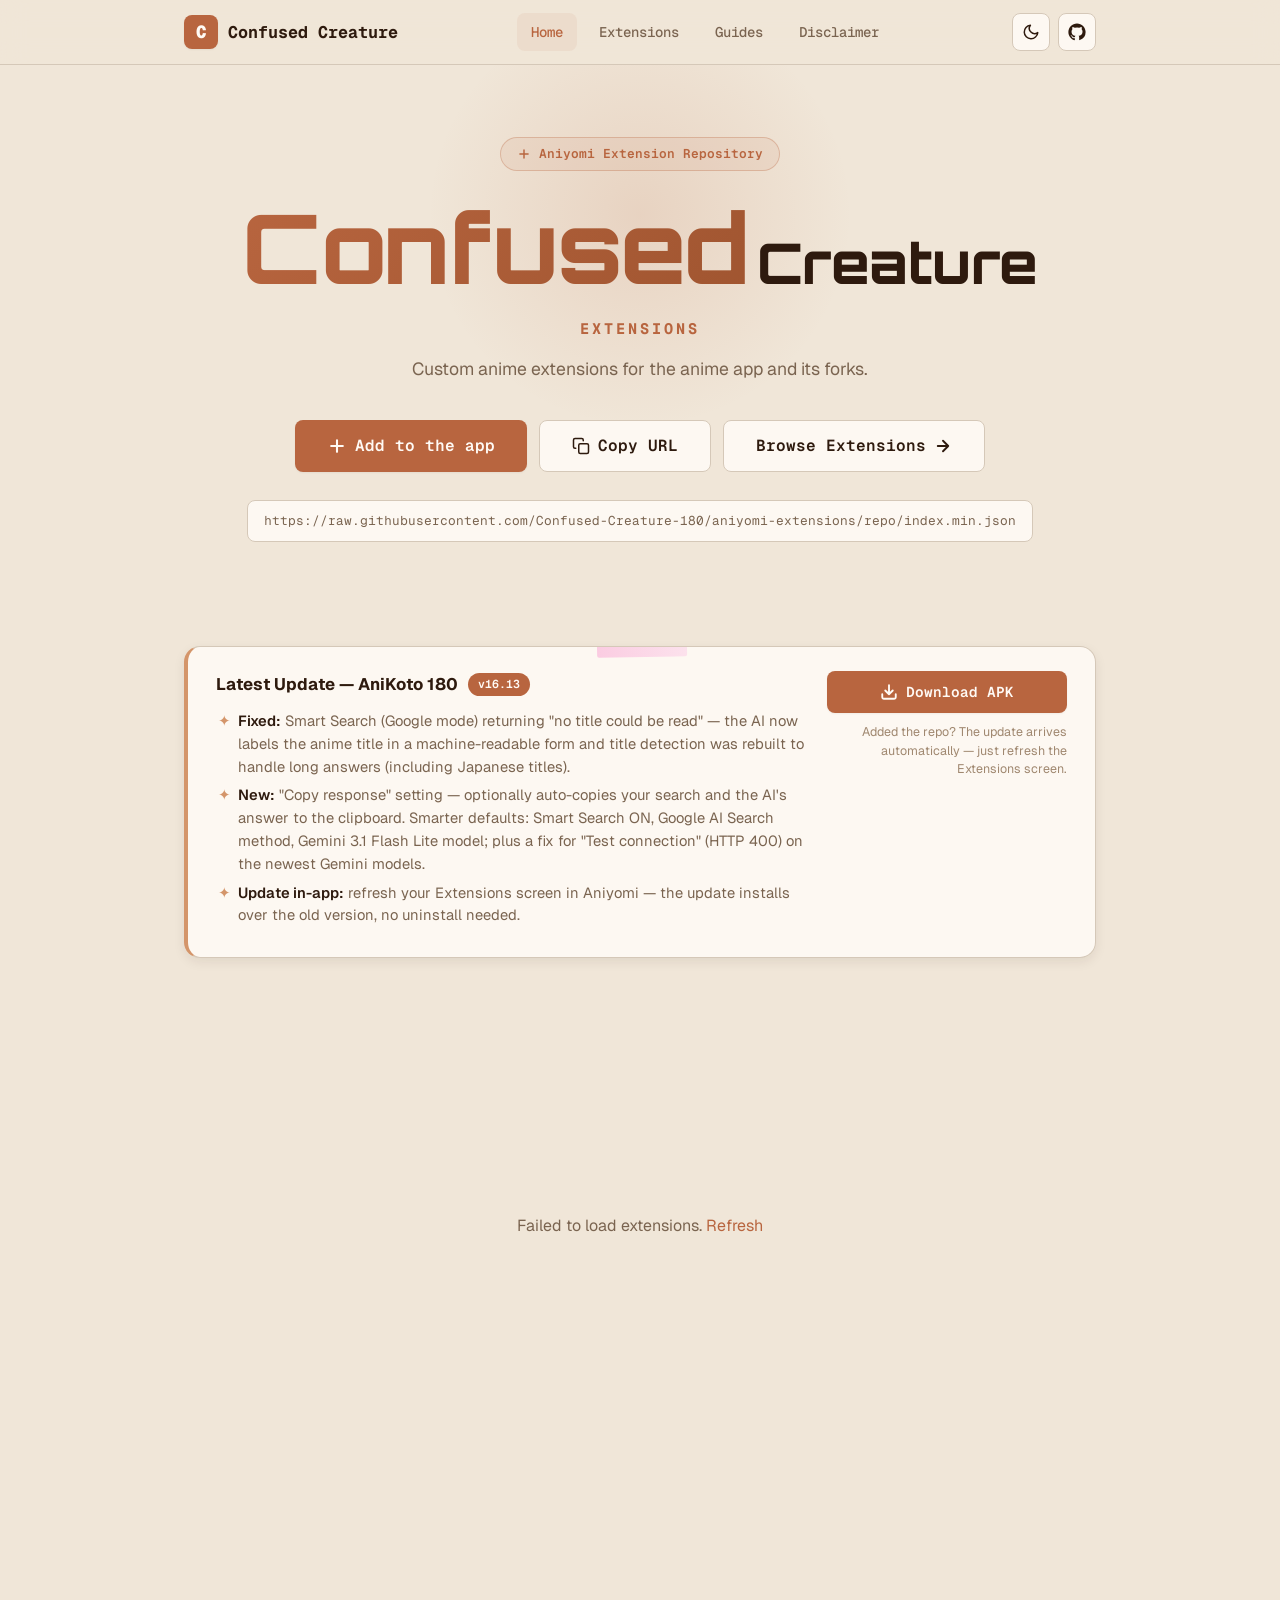
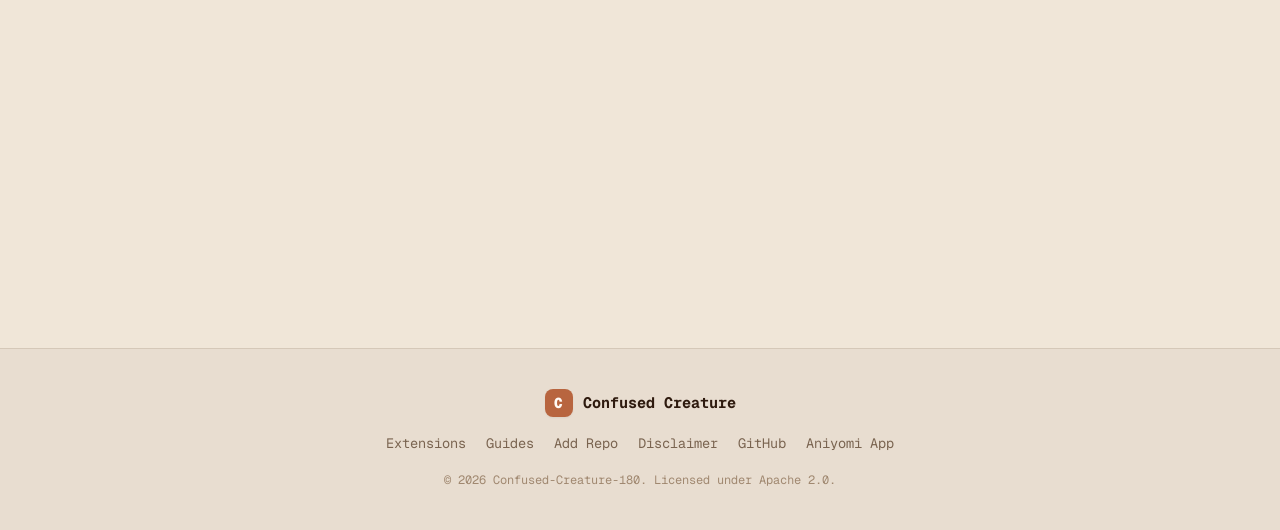
<file: docs/index.html>
<!DOCTYPE html>
<html lang="en" class="light">
<head>
  <meta charset="UTF-8">
  <meta name="viewport" content="width=device-width, initial-scale=1.0">
  <title>Confused Creature — Aniyomi Extensions</title>
  <meta name="description" content="Custom anime extensions for the Aniyomi app. Add the repo and install extensions directly.">
  <link rel="icon" type="image/svg+xml" href="data:image/svg+xml,%3Csvg xmlns='http://www.w3.org/2000/svg' viewBox='0 0 100 100'%3E%3Crect width='100' height='100' rx='22' fill='%23b8653f'/%3E%3Ctext x='50' y='68' font-size='52' font-weight='bold' fill='white' text-anchor='middle' font-family='monospace'%3EC%3C/text%3E%3C/svg%3E">
  <script>
    (function(){
      try {
        var d = document.documentElement;
        var s = localStorage.getItem('theme');
        var m = window.matchMedia('(prefers-color-scheme: dark)').matches;
        var t = s || (m ? 'dark' : 'light');
        d.className = t;
        d.style.colorScheme = t;
      } catch(e) { d.className = 'light'; }
    })();
  </script>
  <link rel="preconnect" href="https://fonts.googleapis.com">
  <link rel="preconnect" href="https://fonts.gstatic.com" crossorigin>
  <link href="https://fonts.googleapis.com/css2?family=Caveat:wght@400;700&family=Geist+Mono:wght@400;500;600;700&family=Geist:wght@400;500;600;700&family=Orbitron:wght@700;800;900&display=swap" rel="stylesheet">
  <link rel="stylesheet" href="./css/style.css">
</head>
<body>
  <header class="site-header">
    <div class="container header-inner">
      <a href="./index.html" class="brand">
        <span class="brand-icon">C</span>
        <span>Confused Creature</span>
      </a>
      <div class="nav-links">
        <a href="./index.html" class="active">Home</a>
        <a href="./extensions.html">Extensions</a>
        <a href="./guides.html">Guides</a>
        <a href="./disclaimer.html">Disclaimer</a>
      </div>
      <div class="nav-actions">
        <button class="icon-btn theme-toggle" aria-label="Toggle theme">
          <svg class="sun" viewBox="0 0 24 24" fill="none" stroke="currentColor" stroke-width="2" stroke-linecap="round" stroke-linejoin="round"><circle cx="12" cy="12" r="5"/><path d="M12 1v2M12 21v2M4.22 4.22l1.42 1.42M18.36 18.36l1.42 1.42M1 12h2M21 12h2M4.22 19.78l1.42-1.42M18.36 5.64l1.42-1.42"/></svg>
          <svg class="moon" viewBox="0 0 24 24" fill="none" stroke="currentColor" stroke-width="2" stroke-linecap="round" stroke-linejoin="round"><path d="M21 12.79A9 9 0 1 1 11.21 3 7 7 0 0 0 21 12.79z"/></svg>
        </button>
        <a href="https://github.com/Confused-Creature-180/aniyomi-extensions" target="_blank" rel="noopener" class="icon-btn" aria-label="GitHub">
          <svg viewBox="0 0 24 24" fill="currentColor"><path d="M12 .5C5.65.5.5 5.65.5 12c0 5.08 3.29 9.39 7.86 10.91.58.11.79-.25.79-.56v-2c-3.2.7-3.88-1.54-3.88-1.54-.53-1.34-1.3-1.7-1.3-1.7-1.06-.72.08-.71.08-.71 1.17.08 1.78 1.2 1.78 1.2 1.04 1.78 2.73 1.27 3.4.97.11-.75.41-1.27.74-1.56-2.55-.29-5.23-1.28-5.23-5.67 0-1.25.45-2.28 1.18-3.08-.12-.29-.51-1.46.11-3.05 0 0 .96-.31 3.15 1.18a10.95 10.95 0 0 1 5.74 0c2.19-1.49 3.15-1.18 3.15-1.18.62 1.59.23 2.76.11 3.05.74.8 1.18 1.83 1.18 3.08 0 4.4-2.69 5.38-5.25 5.66.41.36.78 1.05.78 2.12v3.14c0 .31.21.68.8.56A11.51 11.51 0 0 0 23.5 12C23.5 5.65 18.35.5 12 .5z"/></svg>
        </a>
      </div>
    </div>
  </header>

  <main>
    <section class="hero">
      <div class="container hero-content">
        <div class="hero-badge">
          <svg width="14" height="14" viewBox="0 0 24 24" fill="none" stroke="currentColor" stroke-width="2.5" stroke-linecap="round" stroke-linejoin="round"><path d="M12 5v14M5 12h14"/></svg>
          Aniyomi Extension Repository
        </div>
        <h1><span class="hero-word-big">Confused</span> <span class="hero-word">Creature</span></h1>
        <p class="hero-subtitle">Extensions</p>
        <p class="hero-tagline">Custom anime extensions for the anime app and its forks.</p>
        <div class="hero-actions">
          <a href="./add-repo.html" class="btn btn-primary btn-large">
            <svg width="20" height="20" viewBox="0 0 24 24" fill="none" stroke="currentColor" stroke-width="2.5" stroke-linecap="round" stroke-linejoin="round"><path d="M12 5v14M5 12h14"/></svg>
            Add to the app
          </a>
          <button class="btn btn-secondary btn-large" data-copy="https://raw.githubusercontent.com/Confused-Creature-180/aniyomi-extensions/repo/index.min.json">
            <svg width="18" height="18" viewBox="0 0 24 24" fill="none" stroke="currentColor" stroke-width="2" stroke-linecap="round" stroke-linejoin="round"><rect x="9" y="9" width="13" height="13" rx="2" ry="2"/><path d="M5 15H4a2 2 0 0 1-2-2V4a2 2 0 0 1 2-2h9a2 2 0 0 1 2 2v1"/></svg>
            <span class="btn-label">Copy URL</span>
          </button>
          <a href="./extensions.html" class="btn btn-secondary btn-large">
            Browse Extensions
            <svg width="18" height="18" viewBox="0 0 24 24" fill="none" stroke="currentColor" stroke-width="2.5" stroke-linecap="round" stroke-linejoin="round"><path d="M5 12h14M12 5l7 7-7 7"/></svg>
          </a>
        </div>
        <div class="repo-url-box">
          <code>https://raw.githubusercontent.com/Confused-Creature-180/aniyomi-extensions/repo/index.min.json</code>
        </div>
      </div>
      <div class="hero-glow"></div>
    </section>

    <!-- Latest Update banner (auto-synced with the repo index by app.js) -->
    <section class="section" style="padding-bottom:0;">
      <div class="container">
        <div class="whatsnew reveal reveal-up">
          <div class="whatsnew-main">
            <div class="whatsnew-title">
              <h3>Latest Update — <span id="whatsnew-name">AniKoto 180</span></h3>
              <span class="whatsnew-badge" id="whatsnew-version">v16.13</span>
            </div>
            <ul class="whatsnew-list">
              <li><strong>Fixed:</strong> Smart Search (Google mode) returning "no title could be read" — the AI now labels the anime title in a machine-readable form and title detection was rebuilt to handle long answers (including Japanese titles).</li>
              <li><strong>New:</strong> "Copy response" setting — optionally auto-copies your search and the AI's answer to the clipboard. Smarter defaults: Smart Search ON, Google AI Search method, Gemini 3.1 Flash Lite model; plus a fix for "Test connection" (HTTP 400) on the newest Gemini models.</li>
              <li><strong>Update in-app:</strong> refresh your Extensions screen in Aniyomi — the update installs over the old version, no uninstall needed.</li>
            </ul>
          </div>
          <div class="whatsnew-actions">
            <a id="whatsnew-dl" href="https://raw.githubusercontent.com/Confused-Creature-180/aniyomi-extensions/repo/apk/aniyomi-en.anikoto180-v16.13-release.apk" class="btn btn-primary">
              <svg width="18" height="18" viewBox="0 0 24 24" fill="none" stroke="currentColor" stroke-width="2.5" stroke-linecap="round" stroke-linejoin="round"><path d="M21 15v4a2 2 0 0 1-2 2H5a2 2 0 0 1-2-2v-4M7 10l5 5 5-5M12 15V3"/></svg>
              Download APK
            </a>
            <p class="whatsnew-note">Added the repo? The update arrives automatically — just refresh the Extensions screen.</p>
          </div>
        </div>
      </div>
    </section>

    <section class="section">
      <div class="container">
        <div class="section-header reveal reveal-up">
          <h2>Featured Extensions</h2>
          <p class="section-subtitle">A preview of extensions hosted in this repository. See all on the extensions page.</p>
        </div>
        <div class="extension-grid" id="extension-grid">
          <div class="loading-skeleton">
            <div class="skeleton-card"></div>
            <div class="skeleton-card"></div>
          </div>
        </div>
      </div>
    </section>

    <section class="section">
      <div class="container">
        <div class="section-header reveal reveal-up">
          <h2>Quick Install</h2>
          <p class="section-subtitle">Two ways to add this repository to Aniyomi on your Android device.</p>
        </div>
        <div class="install-methods">
          <div class="method-card reveal reveal-left" data-delay="1">
            <div class="method-number">1</div>
            <h3>One-Tap Install</h3>
            <p class="method-desc">Quickest method — opens Aniyomi directly.</p>
            <ol class="method-steps">
              <li>Tap the <strong>"Add to Aniyomi"</strong> button above <em>on your Android phone</em>.</li>
              <li>Aniyomi opens and prompts you to confirm adding the repository.</li>
              <li>Tap <strong>Confirm</strong>. The repo is now added.</li>
              <li>Go to <strong>Extensions</strong>, find your extension, tap <strong>Install</strong>.</li>
            </ol>
            <a href="./add-repo.html" class="btn btn-primary btn-small">Add to the app</a>
          </div>
          <div class="method-card reveal reveal-right" data-delay="2">
            <div class="method-number">2</div>
            <h3>Manual Install</h3>
            <p class="method-desc">If the one-tap link doesn't work on your browser.</p>
            <ol class="method-steps">
              <li>Copy the repo URL (tap <strong>Copy URL</strong> above).</li>
              <li>Open <strong>Aniyomi</strong> on your phone.</li>
              <li>Go to <strong>Settings &rarr; Extensions</strong> (puzzle icon).</li>
              <li>Tap <strong>&equiv; menu &rarr; Manage extension repos &rarr; +</strong>.</li>
              <li>Paste the URL, confirm, and install extensions.</li>
            </ol>
            <button class="btn btn-secondary btn-small" data-copy="https://raw.githubusercontent.com/Confused-Creature-180/aniyomi-extensions/repo/index.min.json">
              <span class="btn-label">Copy URL</span>
            </button>
          </div>
        </div>
      </div>
    </section>
  </main>

  <footer class="site-footer">
    <div class="container footer-inner">
      <div class="footer-brand">
        <span class="brand-icon" style="width:28px;height:28px;font-size:0.9rem;">C</span>
        <span>Confused Creature</span>
      </div>
      <div class="footer-links">
        <a href="./extensions.html">Extensions</a>
        <a href="./guides.html">Guides</a>
        <a href="./add-repo.html">Add Repo</a>
        <a href="./disclaimer.html">Disclaimer</a>
        <a href="https://github.com/Confused-Creature-180/aniyomi-extensions" target="_blank" rel="noopener">GitHub</a>
        <a href="https://github.com/aniyomiorg/aniyomi" target="_blank" rel="noopener">Aniyomi App</a>
      </div>
      <p class="footer-copy">&copy; 2026 Confused-Creature-180. Licensed under Apache 2.0.</p>
    </div>
  </footer>

  <script src="./js/app.js"></script>
</body>
</html>
</file>
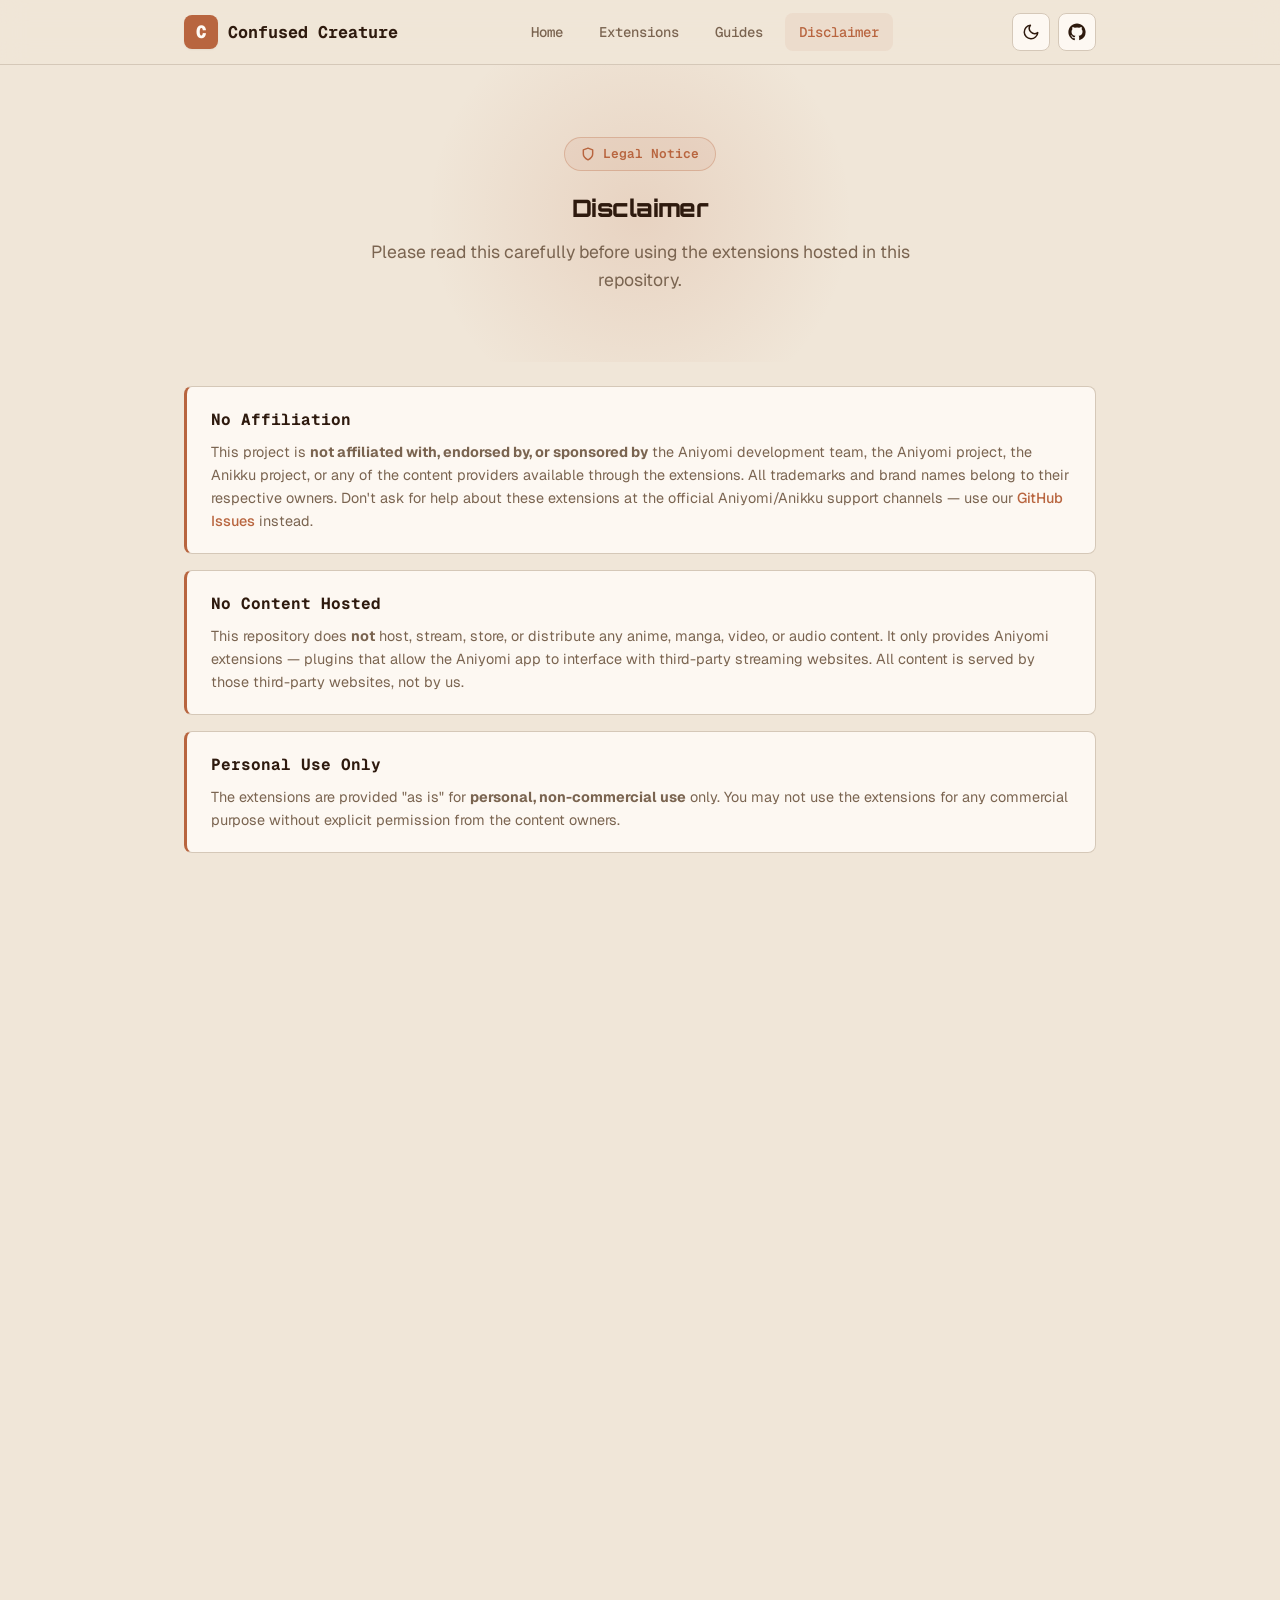
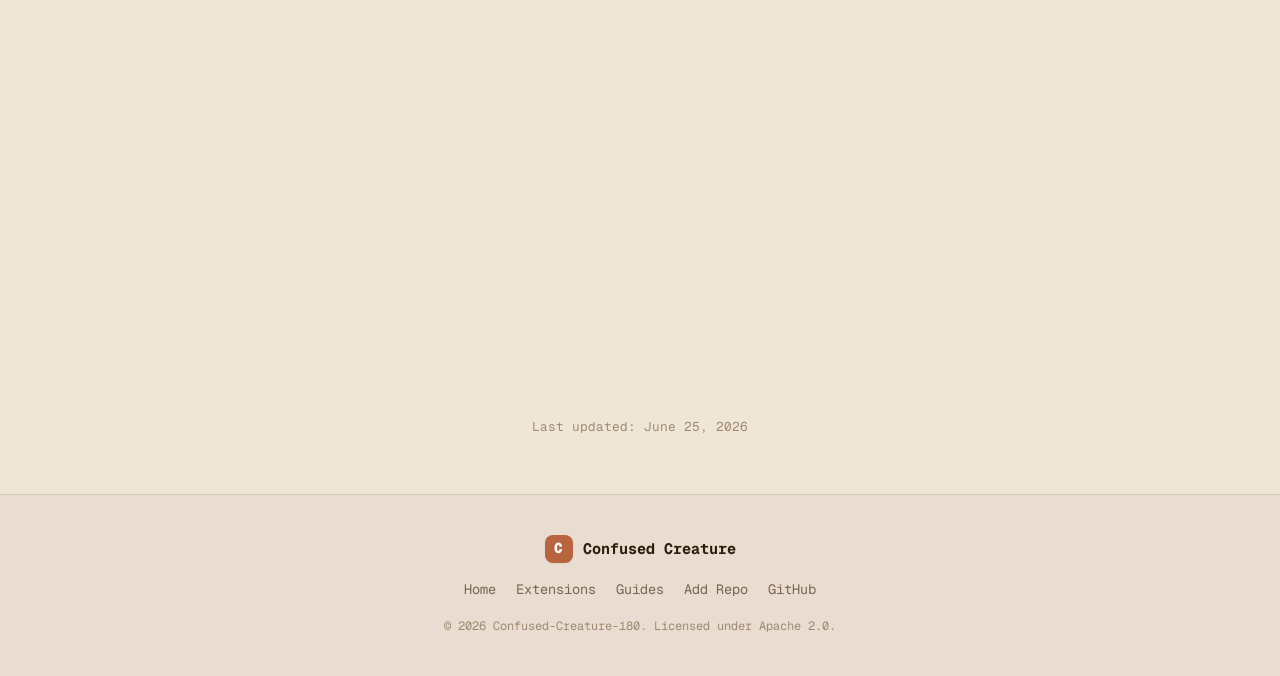
<file: docs/disclaimer.html>
<!DOCTYPE html>
<html lang="en" class="light">
<head>
  <meta charset="UTF-8">
  <meta name="viewport" content="width=device-width, initial-scale=1.0">
  <title>Disclaimer — Confused Creature</title>
  <meta name="description" content="Legal disclaimer for the Confused Creature Aniyomi extension repository.">
  <link rel="icon" type="image/svg+xml" href="data:image/svg+xml,%3Csvg xmlns='http://www.w3.org/2000/svg' viewBox='0 0 100 100'%3E%3Crect width='100' height='100' rx='22' fill='%23b8653f'/%3E%3Ctext x='50' y='68' font-size='52' font-weight='bold' fill='white' text-anchor='middle' font-family='monospace'%3EC%3C/text%3E%3C/svg%3E">
  <script>
    (function(){
      try {
        var d = document.documentElement;
        var s = localStorage.getItem('theme');
        var m = window.matchMedia('(prefers-color-scheme: dark)').matches;
        var t = s || (m ? 'dark' : 'light');
        d.className = t;
        d.style.colorScheme = t;
      } catch(e) { d.className = 'light'; }
    })();
  </script>
  <link rel="preconnect" href="https://fonts.googleapis.com">
  <link rel="preconnect" href="https://fonts.gstatic.com" crossorigin>
  <link href="https://fonts.googleapis.com/css2?family=Caveat:wght@400;700&family=Geist+Mono:wght@400;500;600;700&family=Geist:wght@400;500;600;700&family=Orbitron:wght@700;800;900&display=swap" rel="stylesheet">
  <link rel="stylesheet" href="./css/style.css">
</head>
<body>
  <header class="site-header">
    <div class="container header-inner">
      <a href="./index.html" class="brand">
        <span class="brand-icon">C</span>
        <span>Confused Creature</span>
      </a>
      <div class="nav-links">
        <a href="./index.html">Home</a>
        <a href="./extensions.html">Extensions</a>
        <a href="./guides.html">Guides</a>
        <a href="./disclaimer.html" class="active">Disclaimer</a>
      </div>
      <div class="nav-actions">
        <button class="icon-btn theme-toggle" aria-label="Toggle theme">
          <svg class="sun" viewBox="0 0 24 24" fill="none" stroke="currentColor" stroke-width="2" stroke-linecap="round" stroke-linejoin="round"><circle cx="12" cy="12" r="5"/><path d="M12 1v2M12 21v2M4.22 4.22l1.42 1.42M18.36 18.36l1.42 1.42M1 12h2M21 12h2M4.22 19.78l1.42-1.42M18.36 5.64l1.42-1.42"/></svg>
          <svg class="moon" viewBox="0 0 24 24" fill="none" stroke="currentColor" stroke-width="2" stroke-linecap="round" stroke-linejoin="round"><path d="M21 12.79A9 9 0 1 1 11.21 3 7 7 0 0 0 21 12.79z"/></svg>
        </button>
        <a href="https://github.com/Confused-Creature-180/aniyomi-extensions" target="_blank" rel="noopener" class="icon-btn" aria-label="GitHub">
          <svg viewBox="0 0 24 24" fill="currentColor"><path d="M12 .5C5.65.5.5 5.65.5 12c0 5.08 3.29 9.39 7.86 10.91.58.11.79-.25.79-.56v-2c-3.2.7-3.88-1.54-3.88-1.54-.53-1.34-1.3-1.7-1.3-1.7-1.06-.72.08-.71.08-.71 1.17.08 1.78 1.2 1.78 1.2 1.04 1.78 2.73 1.27 3.4.97.11-.75.41-1.27.74-1.56-2.55-.29-5.23-1.28-5.23-5.67 0-1.25.45-2.28 1.18-3.08-.12-.29-.51-1.46.11-3.05 0 0 .96-.31 3.15 1.18a10.95 10.95 0 0 1 5.74 0c2.19-1.49 3.15-1.18 3.15-1.18.62 1.59.23 2.76.11 3.05.74.8 1.18 1.83 1.18 3.08 0 4.4-2.69 5.38-5.25 5.66.41.36.78 1.05.78 2.12v3.14c0 .31.21.68.8.56A11.51 11.51 0 0 0 23.5 12C23.5 5.65 18.35.5 12 .5z"/></svg>
        </a>
      </div>
    </div>
  </header>

  <main>
    <section class="hero" style="padding-bottom:32px;">
      <div class="container hero-content">
        <div class="hero-badge">
          <svg width="14" height="14" viewBox="0 0 24 24" fill="none" stroke="currentColor" stroke-width="2.5" stroke-linecap="round" stroke-linejoin="round"><path d="M12 22s8-4 8-10V5l-8-3-8 3v7c0 6 8 10 8 10z"/></svg>
          Legal Notice
        </div>
        <h1>Disclaimer</h1>
        <p class="hero-tagline">Please read this carefully before using the extensions hosted in this repository.</p>
      </div>
      <div class="hero-glow"></div>
    </section>

    <section class="section" style="padding-top:24px;">
      <div class="container">
        <div class="disclaimer-content">

          <div class="disclaimer-item reveal reveal-up" data-delay="2">
            <h4>No Affiliation</h4>
            <p>This project is <strong>not affiliated with, endorsed by, or sponsored by</strong> the Aniyomi development team, the Aniyomi project, the Anikku project, or any of the content providers available through the extensions. All trademarks and brand names belong to their respective owners. Don't ask for help about these extensions at the official Aniyomi/Anikku support channels — use our <a href="https://github.com/Confused-Creature-180/aniyomi-extensions/issues" target="_blank" rel="noopener">GitHub Issues</a> instead.</p>
          </div>

          <div class="disclaimer-item reveal reveal-up" data-delay="3">
            <h4>No Content Hosted</h4>
            <p>This repository does <strong>not</strong> host, stream, store, or distribute any anime, manga, video, or audio content. It only provides Aniyomi extensions — plugins that allow the Aniyomi app to interface with third-party streaming websites. All content is served by those third-party websites, not by us.</p>
          </div>

          <div class="disclaimer-item reveal reveal-up" data-delay="4">
            <h4>Personal Use Only</h4>
            <p>The extensions are provided "as is" for <strong>personal, non-commercial use</strong> only. You may not use the extensions for any commercial purpose without explicit permission from the content owners.</p>
          </div>

          <div class="disclaimer-item reveal reveal-up" data-delay="5">
            <h4>User Responsibility</h4>
            <p>Users are solely responsible for complying with their <strong>local laws</strong> and the <strong>terms of service</strong> of the websites accessed through the extensions. The repository owner does not condone piracy or the unauthorized distribution of copyrighted content. If you enjoy an anime, consider supporting the creators through official channels.</p>
          </div>

          <div class="disclaimer-item reveal reveal-up" data-delay="6">
            <h4>No Warranty</h4>
            <p>The extensions are provided <strong>without warranty of any kind</strong>, express or implied, including but not limited to the warranties of merchantability, fitness for a particular purpose, and non-infringement. The repository owner is not liable for any damages arising from the use of these extensions. Functionality may break at any time if scraped websites change their structure, go offline, or block access.</p>
          </div>

          <div class="disclaimer-item reveal reveal-up" data-delay="7">
            <h4>Credits & Attribution</h4>
            <p>The Aniyomi extension framework is built on the work of the <a href="https://github.com/aniyomiorg" target="_blank" rel="noopener">Aniyomi team</a> and the broader open-source community. All credits for the codebase go to the original contributors. This repository only hosts independent extensions built on top of that framework.</p>
          </div>

          <div class="disclaimer-item reveal reveal-up" data-delay="8">
            <h4>Volunteer-Based Maintenance</h4>
            <p>This repository is maintained on a volunteer basis. There is <strong>no guaranteed uptime, no guaranteed update schedule, and no guarantee that any specific extension will continue to work</strong>. Bug reports and feature requests are handled on a best-effort basis. Please be patient and respectful when reporting issues.</p>
          </div>

          <div class="disclaimer-item reveal reveal-up" data-delay="9">
            <h4>Privacy</h4>
            <p>The extensions do not collect, store, or transmit any personal data to the repository owner. However, the third-party websites accessed by the extensions may have their own privacy policies and tracking mechanisms. The repository owner is not responsible for the privacy practices of those websites.</p>
          </div>

          <div class="disclaimer-item reveal reveal-up" data-delay="10">
            <h4>Takedown Requests</h4>
            <p>If you are a content owner, copyright holder, or authorized representative and believe an extension hosted here infringes your rights, please <a href="https://github.com/Confused-Creature-180/aniyomi-extensions/issues" target="_blank" rel="noopener">open an issue on GitHub</a> with details of the infringement. We will promptly review the request and remove the extension if appropriate.</p>
          </div>

          <div class="disclaimer-item reveal reveal-up" data-delay="1">
            <h4>Changes to This Disclaimer</h4>
            <p>This disclaimer may be updated from time to time. Changes will be posted on this page with an updated date. Continued use of the extensions after changes constitutes acceptance of the updated disclaimer.</p>
          </div>

        </div>

        <p style="text-align:center;color:var(--fg-dim);font-size:0.8rem;font-family:var(--font-mono);margin-top:40px;">
          Last updated: June 25, 2026
        </p>
      </div>
    </section>
  </main>

  <footer class="site-footer">
    <div class="container footer-inner">
      <div class="footer-brand">
        <span class="brand-icon" style="width:28px;height:28px;font-size:0.9rem;">C</span>
        <span>Confused Creature</span>
      </div>
      <div class="footer-links">
        <a href="./index.html">Home</a>
        <a href="./extensions.html">Extensions</a>
        <a href="./guides.html">Guides</a>
        <a href="./add-repo.html">Add Repo</a>
        <a href="https://github.com/Confused-Creature-180/aniyomi-extensions" target="_blank" rel="noopener">GitHub</a>
      </div>
      <p class="footer-copy">&copy; 2026 Confused-Creature-180. Licensed under Apache 2.0.</p>
    </div>
  </footer>

  <script src="./js/app.js"></script>
</body>
</html>
</file>
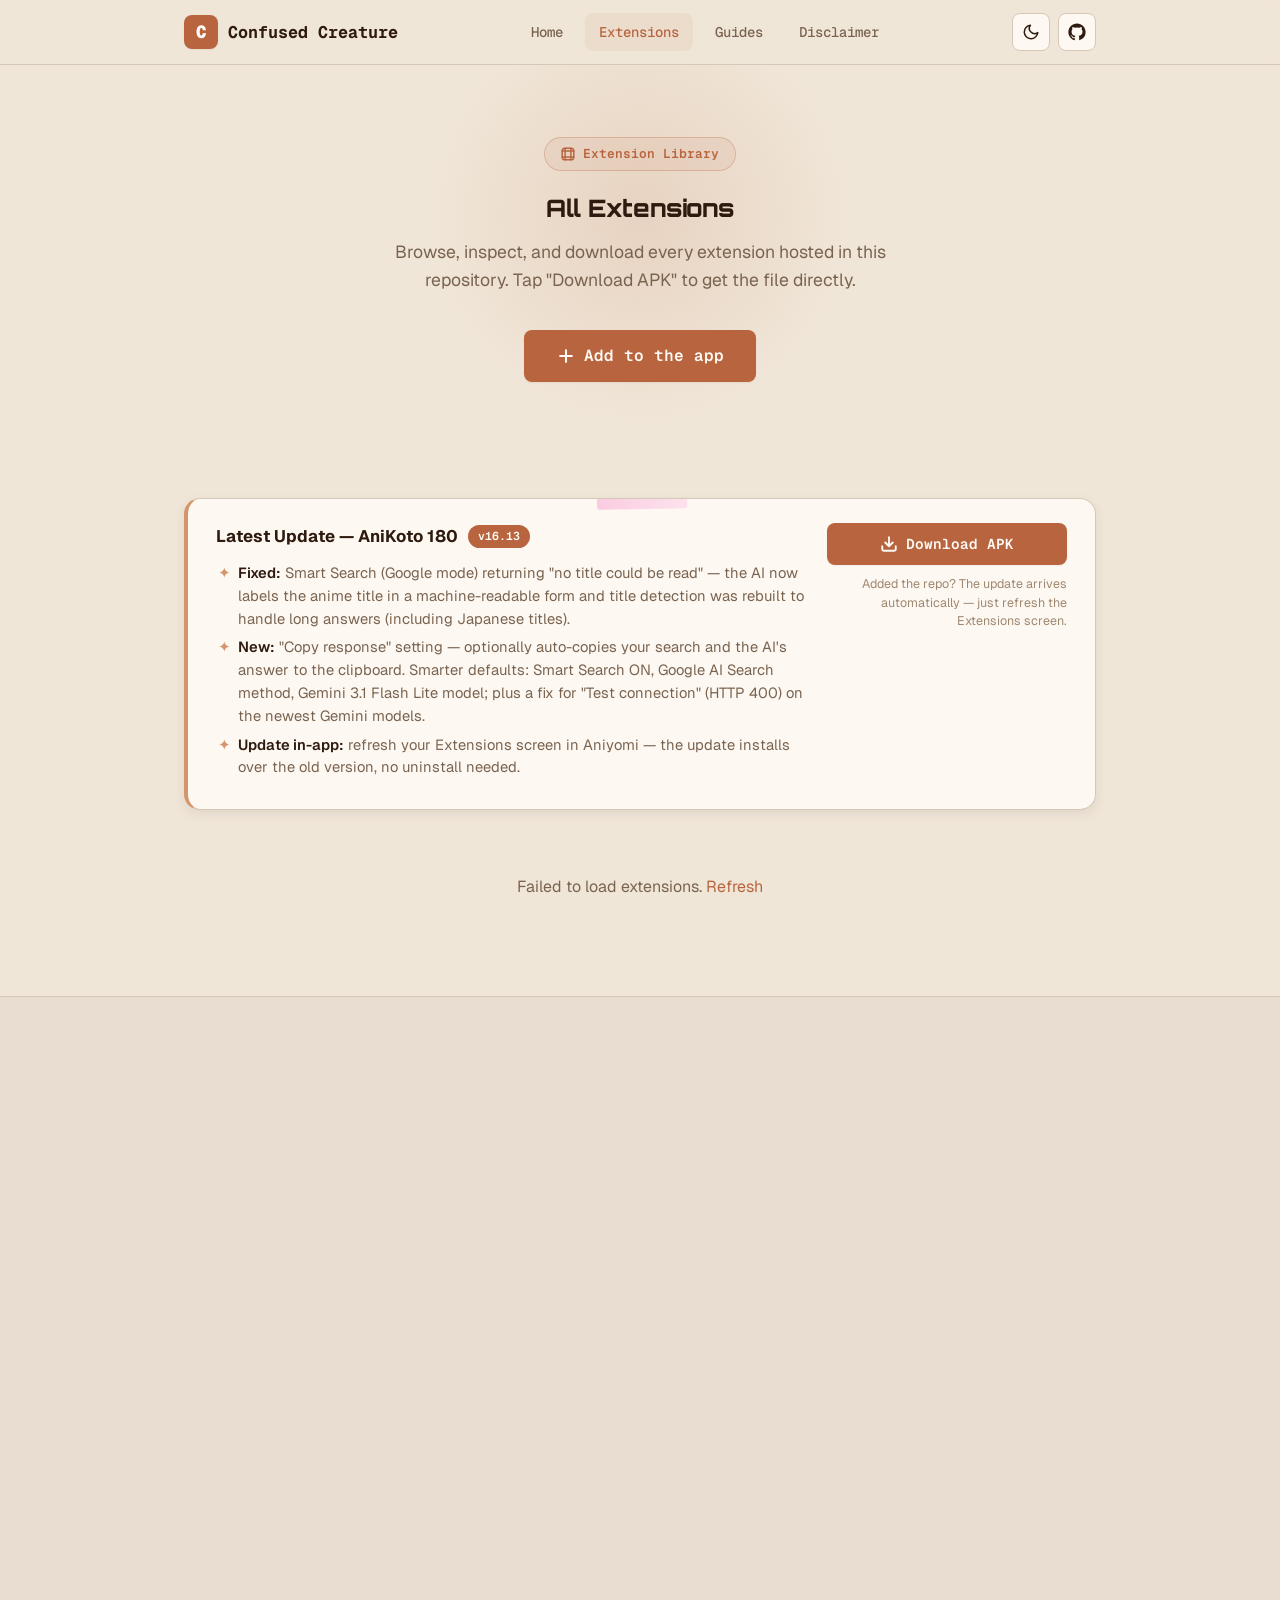
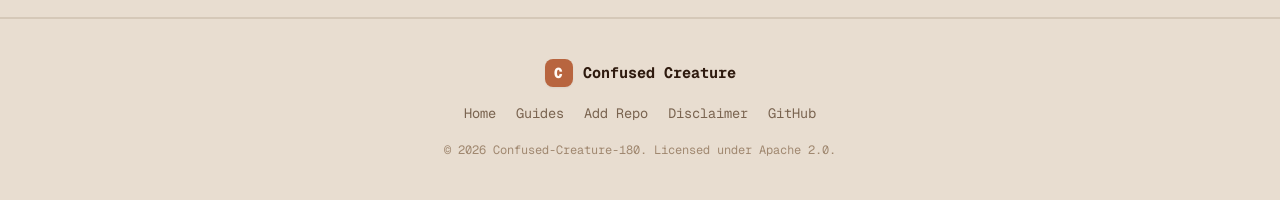
<file: docs/extensions.html>
<!DOCTYPE html>
<html lang="en" class="light">
<head>
  <meta charset="UTF-8">
  <meta name="viewport" content="width=device-width, initial-scale=1.0">
  <title>Extensions — Confused Creature</title>
  <meta name="description" content="Browse and download all Aniyomi extensions hosted in this repository.">
  <link rel="icon" type="image/svg+xml" href="data:image/svg+xml,%3Csvg xmlns='http://www.w3.org/2000/svg' viewBox='0 0 100 100'%3E%3Crect width='100' height='100' rx='22' fill='%23b8653f'/%3E%3Ctext x='50' y='68' font-size='52' font-weight='bold' fill='white' text-anchor='middle' font-family='monospace'%3EC%3C/text%3E%3C/svg%3E">
  <script>
    (function(){
      try {
        var d = document.documentElement;
        var s = localStorage.getItem('theme');
        var m = window.matchMedia('(prefers-color-scheme: dark)').matches;
        var t = s || (m ? 'dark' : 'light');
        d.className = t;
        d.style.colorScheme = t;
      } catch(e) { d.className = 'light'; }
    })();
  </script>
  <link rel="preconnect" href="https://fonts.googleapis.com">
  <link rel="preconnect" href="https://fonts.gstatic.com" crossorigin>
  <link href="https://fonts.googleapis.com/css2?family=Caveat:wght@400;700&family=Geist+Mono:wght@400;500;600;700&family=Geist:wght@400;500;600;700&family=Orbitron:wght@700;800;900&display=swap" rel="stylesheet">
  <link rel="stylesheet" href="./css/style.css">
</head>
<body>
  <header class="site-header">
    <div class="container header-inner">
      <a href="./index.html" class="brand">
        <span class="brand-icon">C</span>
        <span>Confused Creature</span>
      </a>
      <div class="nav-links">
        <a href="./index.html">Home</a>
        <a href="./extensions.html" class="active">Extensions</a>
        <a href="./guides.html">Guides</a>
        <a href="./disclaimer.html">Disclaimer</a>
      </div>
      <div class="nav-actions">
        <button class="icon-btn theme-toggle" aria-label="Toggle theme">
          <svg class="sun" viewBox="0 0 24 24" fill="none" stroke="currentColor" stroke-width="2" stroke-linecap="round" stroke-linejoin="round"><circle cx="12" cy="12" r="5"/><path d="M12 1v2M12 21v2M4.22 4.22l1.42 1.42M18.36 18.36l1.42 1.42M1 12h2M21 12h2M4.22 19.78l1.42-1.42M18.36 5.64l1.42-1.42"/></svg>
          <svg class="moon" viewBox="0 0 24 24" fill="none" stroke="currentColor" stroke-width="2" stroke-linecap="round" stroke-linejoin="round"><path d="M21 12.79A9 9 0 1 1 11.21 3 7 7 0 0 0 21 12.79z"/></svg>
        </button>
        <a href="https://github.com/Confused-Creature-180/aniyomi-extensions" target="_blank" rel="noopener" class="icon-btn" aria-label="GitHub">
          <svg viewBox="0 0 24 24" fill="currentColor"><path d="M12 .5C5.65.5.5 5.65.5 12c0 5.08 3.29 9.39 7.86 10.91.58.11.79-.25.79-.56v-2c-3.2.7-3.88-1.54-3.88-1.54-.53-1.34-1.3-1.7-1.3-1.7-1.06-.72.08-.71.08-.71 1.17.08 1.78 1.2 1.78 1.2 1.04 1.78 2.73 1.27 3.4.97.11-.75.41-1.27.74-1.56-2.55-.29-5.23-1.28-5.23-5.67 0-1.25.45-2.28 1.18-3.08-.12-.29-.51-1.46.11-3.05 0 0 .96-.31 3.15 1.18a10.95 10.95 0 0 1 5.74 0c2.19-1.49 3.15-1.18 3.15-1.18.62 1.59.23 2.76.11 3.05.74.8 1.18 1.83 1.18 3.08 0 4.4-2.69 5.38-5.25 5.66.41.36.78 1.05.78 2.12v3.14c0 .31.21.68.8.56A11.51 11.51 0 0 0 23.5 12C23.5 5.65 18.35.5 12 .5z"/></svg>
        </a>
      </div>
    </div>
  </header>

  <main>
    <section class="hero" style="padding-bottom:32px;">
      <div class="container hero-content">
        <div class="hero-badge">
          <svg width="14" height="14" viewBox="0 0 24 24" fill="none" stroke="currentColor" stroke-width="2.5" stroke-linecap="round" stroke-linejoin="round"><rect x="2" y="2" width="20" height="20" rx="5"/><path d="M2 7h20M2 17h20M7 2v20M17 2v20"/></svg>
          Extension Library
        </div>
        <h1>All Extensions</h1>
        <p class="hero-tagline">Browse, inspect, and download every extension hosted in this repository. Tap "Download APK" to get the file directly.</p>
        <div class="hero-actions">
          <a href="./add-repo.html" class="btn btn-primary btn-large">
            <svg width="20" height="20" viewBox="0 0 24 24" fill="none" stroke="currentColor" stroke-width="2.5" stroke-linecap="round" stroke-linejoin="round"><path d="M12 5v14M5 12h14"/></svg>
            Add to the app
          </a>
        </div>
      </div>
      <div class="hero-glow"></div>
    </section>

    <!-- Latest Update banner (auto-synced with the repo index by app.js) -->
    <section class="section" style="padding-bottom:0;">
      <div class="container">
        <div class="whatsnew reveal reveal-up">
          <div class="whatsnew-main">
            <div class="whatsnew-title">
              <h3>Latest Update — <span id="whatsnew-name">AniKoto 180</span></h3>
              <span class="whatsnew-badge" id="whatsnew-version">v16.13</span>
            </div>
            <ul class="whatsnew-list">
              <li><strong>Fixed:</strong> Smart Search (Google mode) returning "no title could be read" — the AI now labels the anime title in a machine-readable form and title detection was rebuilt to handle long answers (including Japanese titles).</li>
              <li><strong>New:</strong> "Copy response" setting — optionally auto-copies your search and the AI's answer to the clipboard. Smarter defaults: Smart Search ON, Google AI Search method, Gemini 3.1 Flash Lite model; plus a fix for "Test connection" (HTTP 400) on the newest Gemini models.</li>
              <li><strong>Update in-app:</strong> refresh your Extensions screen in Aniyomi — the update installs over the old version, no uninstall needed.</li>
            </ul>
          </div>
          <div class="whatsnew-actions">
            <a id="whatsnew-dl" href="https://raw.githubusercontent.com/Confused-Creature-180/aniyomi-extensions/repo/apk/aniyomi-en.anikoto180-v16.13-release.apk" class="btn btn-primary">
              <svg width="18" height="18" viewBox="0 0 24 24" fill="none" stroke="currentColor" stroke-width="2.5" stroke-linecap="round" stroke-linejoin="round"><path d="M21 15v4a2 2 0 0 1-2 2H5a2 2 0 0 1-2-2v-4M7 10l5 5 5-5M12 15V3"/></svg>
              Download APK
            </a>
            <p class="whatsnew-note">Added the repo? The update arrives automatically — just refresh the Extensions screen.</p>
          </div>
        </div>
      </div>
    </section>

    <section class="section" style="padding-top:24px;">
      <div class="container">
        <div class="extension-grid" id="extension-grid" data-full="true">
          <div class="loading-skeleton">
            <div class="skeleton-card"></div>
            <div class="skeleton-card"></div>
            <div class="skeleton-card"></div>
          </div>
        </div>
      </div>
    </section>

    <section class="section section-alt">
      <div class="container">
        <div class="section-header reveal reveal-up">
          <h2>How to Install</h2>
          <p class="section-subtitle">After downloading an APK, you can install it directly or add the repo to Aniyomi for automatic updates.</p>
        </div>
        <div class="install-methods">
          <div class="method-card reveal reveal-left" data-delay="1">
            <div class="method-number">1</div>
            <h3>Direct APK Install</h3>
            <p class="method-desc">Download the APK and install manually.</p>
            <ol class="method-steps">
              <li>Tap <strong>Download APK</strong> on any extension card above.</li>
              <li>Open the downloaded file on your Android phone.</li>
              <li>Allow installation from unknown sources if prompted.</li>
              <li>Open Aniyomi — the extension appears in Extensions.</li>
            </ol>
          </div>
          <div class="method-card reveal reveal-right" data-delay="2">
            <div class="method-number">2</div>
            <h3>Add Repo for Updates</h3>
            <p class="method-desc">Get automatic updates by adding the repo.</p>
            <ol class="method-steps">
              <li>Tap <strong>Add Repo to Aniyomi</strong> above.</li>
              <li>Confirm in Aniyomi when prompted.</li>
              <li>Install extensions from within Aniyomi.</li>
              <li>Updates arrive automatically when new versions are published.</li>
            </ol>
            <a href="./guides.html" class="btn btn-secondary btn-small">Full Guide</a>
          </div>
        </div>
      </div>
    </section>
  </main>

  <footer class="site-footer">
    <div class="container footer-inner">
      <div class="footer-brand">
        <span class="brand-icon" style="width:28px;height:28px;font-size:0.9rem;">C</span>
        <span>Confused Creature</span>
      </div>
      <div class="footer-links">
        <a href="./index.html">Home</a>
        <a href="./guides.html">Guides</a>
        <a href="./add-repo.html">Add Repo</a>
        <a href="./disclaimer.html">Disclaimer</a>
        <a href="https://github.com/Confused-Creature-180/aniyomi-extensions" target="_blank" rel="noopener">GitHub</a>
      </div>
      <p class="footer-copy">&copy; 2026 Confused-Creature-180. Licensed under Apache 2.0.</p>
    </div>
  </footer>

  <script src="./js/app.js"></script>
</body>
</html>
</file>
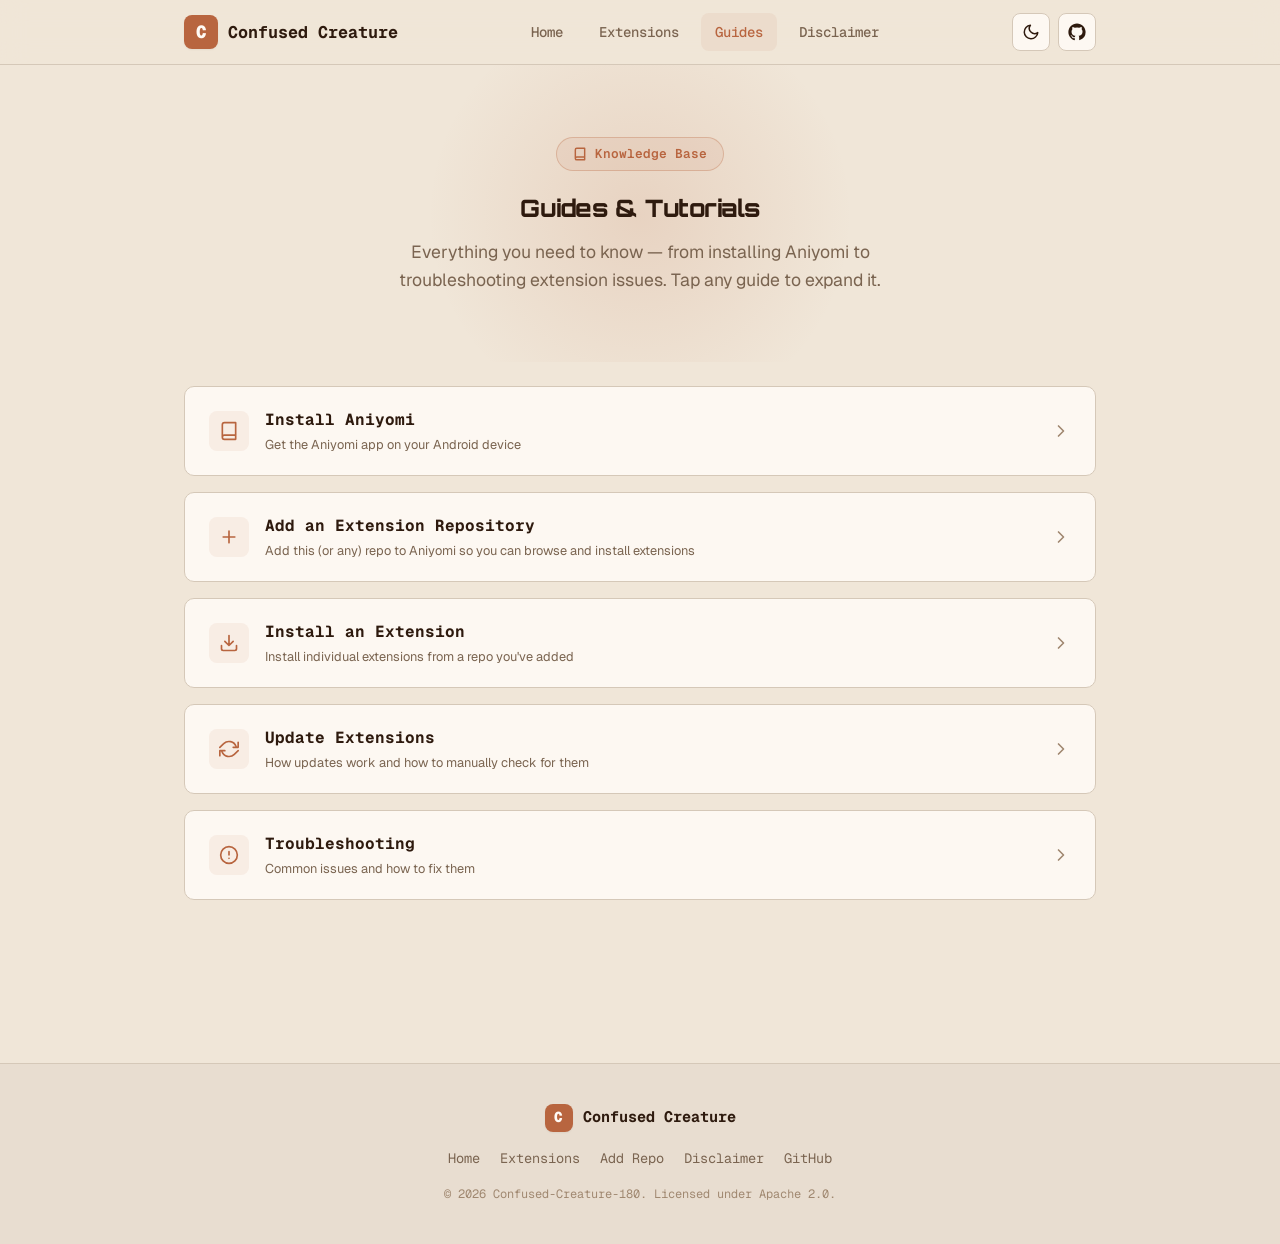
<file: docs/guides.html>
<!DOCTYPE html>
<html lang="en" class="light">
<head>
  <meta charset="UTF-8">
  <meta name="viewport" content="width=device-width, initial-scale=1.0">
  <title>Guides — Confused Creature</title>
  <meta name="description" content="Step-by-step guides for installing Aniyomi, adding extension repos, installing extensions, and troubleshooting.">
  <link rel="icon" type="image/svg+xml" href="data:image/svg+xml,%3Csvg xmlns='http://www.w3.org/2000/svg' viewBox='0 0 100 100'%3E%3Crect width='100' height='100' rx='22' fill='%23b8653f'/%3E%3Ctext x='50' y='68' font-size='52' font-weight='bold' fill='white' text-anchor='middle' font-family='monospace'%3EC%3C/text%3E%3C/svg%3E">
  <script>
    (function(){
      try {
        var d = document.documentElement;
        var s = localStorage.getItem('theme');
        var m = window.matchMedia('(prefers-color-scheme: dark)').matches;
        var t = s || (m ? 'dark' : 'light');
        d.className = t;
        d.style.colorScheme = t;
      } catch(e) { d.className = 'light'; }
    })();
  </script>
  <link rel="preconnect" href="https://fonts.googleapis.com">
  <link rel="preconnect" href="https://fonts.gstatic.com" crossorigin>
  <link href="https://fonts.googleapis.com/css2?family=Caveat:wght@400;700&family=Geist+Mono:wght@400;500;600;700&family=Geist:wght@400;500;600;700&family=Orbitron:wght@700;800;900&display=swap" rel="stylesheet">
  <link rel="stylesheet" href="./css/style.css">
</head>
<body>
  <header class="site-header">
    <div class="container header-inner">
      <a href="./index.html" class="brand">
        <span class="brand-icon">C</span>
        <span>Confused Creature</span>
      </a>
      <div class="nav-links">
        <a href="./index.html">Home</a>
        <a href="./extensions.html">Extensions</a>
        <a href="./guides.html" class="active">Guides</a>
        <a href="./disclaimer.html">Disclaimer</a>
      </div>
      <div class="nav-actions">
        <button class="icon-btn theme-toggle" aria-label="Toggle theme">
          <svg class="sun" viewBox="0 0 24 24" fill="none" stroke="currentColor" stroke-width="2" stroke-linecap="round" stroke-linejoin="round"><circle cx="12" cy="12" r="5"/><path d="M12 1v2M12 21v2M4.22 4.22l1.42 1.42M18.36 18.36l1.42 1.42M1 12h2M21 12h2M4.22 19.78l1.42-1.42M18.36 5.64l1.42-1.42"/></svg>
          <svg class="moon" viewBox="0 0 24 24" fill="none" stroke="currentColor" stroke-width="2" stroke-linecap="round" stroke-linejoin="round"><path d="M21 12.79A9 9 0 1 1 11.21 3 7 7 0 0 0 21 12.79z"/></svg>
        </button>
        <a href="https://github.com/Confused-Creature-180/aniyomi-extensions" target="_blank" rel="noopener" class="icon-btn" aria-label="GitHub">
          <svg viewBox="0 0 24 24" fill="currentColor"><path d="M12 .5C5.65.5.5 5.65.5 12c0 5.08 3.29 9.39 7.86 10.91.58.11.79-.25.79-.56v-2c-3.2.7-3.88-1.54-3.88-1.54-.53-1.34-1.3-1.7-1.3-1.7-1.06-.72.08-.71.08-.71 1.17.08 1.78 1.2 1.78 1.2 1.04 1.78 2.73 1.27 3.4.97.11-.75.41-1.27.74-1.56-2.55-.29-5.23-1.28-5.23-5.67 0-1.25.45-2.28 1.18-3.08-.12-.29-.51-1.46.11-3.05 0 0 .96-.31 3.15 1.18a10.95 10.95 0 0 1 5.74 0c2.19-1.49 3.15-1.18 3.15-1.18.62 1.59.23 2.76.11 3.05.74.8 1.18 1.83 1.18 3.08 0 4.4-2.69 5.38-5.25 5.66.41.36.78 1.05.78 2.12v3.14c0 .31.21.68.8.56A11.51 11.51 0 0 0 23.5 12C23.5 5.65 18.35.5 12 .5z"/></svg>
        </a>
      </div>
    </div>
  </header>

  <main>
    <section class="hero" style="padding-bottom:32px;">
      <div class="container hero-content">
        <div class="hero-badge">
          <svg width="14" height="14" viewBox="0 0 24 24" fill="none" stroke="currentColor" stroke-width="2.5" stroke-linecap="round" stroke-linejoin="round"><path d="M4 19.5A2.5 2.5 0 0 1 6.5 17H20M6.5 2H20v20H6.5A2.5 2.5 0 0 1 4 19.5v-15A2.5 2.5 0 0 1 6.5 2z"/></svg>
          Knowledge Base
        </div>
        <h1>Guides & Tutorials</h1>
        <p class="hero-tagline">Everything you need to know — from installing Aniyomi to troubleshooting extension issues. Tap any guide to expand it.</p>
      </div>
      <div class="hero-glow"></div>
    </section>

    <section class="section" style="padding-top:24px;">
      <div class="container">
        <div class="guide-list">

          <div class="guide-item reveal reveal-left" data-delay="1">
            <div class="guide-header">
              <div class="guide-icon">
                <svg viewBox="0 0 24 24" fill="none" stroke="currentColor" stroke-width="2" stroke-linecap="round" stroke-linejoin="round"><path d="M4 19.5A2.5 2.5 0 0 1 6.5 17H20M6.5 2H20v20H6.5A2.5 2.5 0 0 1 4 19.5v-15A2.5 2.5 0 0 1 6.5 2z"/></svg>
              </div>
              <div class="guide-title">
                <h3>Install Aniyomi</h3>
                <p>Get the Aniyomi app on your Android device</p>
              </div>
              <svg class="guide-chevron" width="20" height="20" viewBox="0 0 24 24" fill="none" stroke="currentColor" stroke-width="2" stroke-linecap="round" stroke-linejoin="round"><polyline points="9 18 15 12 9 6"/></svg>
            </div>
            <div class="guide-body">
              <div class="guide-content">
                <h4>Step 1: Download Aniyomi</h4>
                <p>Aniyomi is available from the official GitHub releases page. Do not download from third-party sources.</p>
                <ol>
                  <li>Go to <a href="https://github.com/aniyomiorg/aniyomi/releases" target="_blank" rel="noopener">github.com/aniyomiorg/aniyomi/releases</a></li>
                  <li>Find the latest stable release.</li>
                  <li>Download the <code>aniyomi-vN.N.N.apk</code> file to your Android phone.</li>
                </ol>
                <h4>Step 2: Enable Unknown Sources</h4>
                <p>Android requires you to allow installation from unknown sources:</p>
                <ul>
                  <li>Go to <strong>Settings &rarr; Apps &rarr; Special Access &rarr; Install Unknown Apps</strong></li>
                  <li>Select your browser and enable "Allow from this source".</li>
                </ul>
                <h4>Step 3: Install</h4>
                <p>Tap the downloaded APK file and confirm the installation. Open Aniyomi when done.</p>
              </div>
            </div>
          </div>

          <div class="guide-item reveal reveal-left" data-delay="2">
            <div class="guide-header">
              <div class="guide-icon">
                <svg viewBox="0 0 24 24" fill="none" stroke="currentColor" stroke-width="2" stroke-linecap="round" stroke-linejoin="round"><path d="M12 5v14M5 12h14"/></svg>
              </div>
              <div class="guide-title">
                <h3>Add an Extension Repository</h3>
                <p>Add this (or any) repo to Aniyomi so you can browse and install extensions</p>
              </div>
              <svg class="guide-chevron" width="20" height="20" viewBox="0 0 24 24" fill="none" stroke="currentColor" stroke-width="2" stroke-linecap="round" stroke-linejoin="round"><polyline points="9 18 15 12 9 6"/></svg>
            </div>
            <div class="guide-body">
              <div class="guide-content">
                <h4>Method 1: One-Tap Deep Link</h4>
                <p>The easiest method — works on Android when tapping from your phone's browser:</p>
                <ol>
                  <li>Go to our <a href="./add-repo.html">Add Repo page</a> on your phone.</li>
                  <li>Aniyomi opens automatically and prompts you to add the repo.</li>
                  <li>Tap <strong>Confirm</strong>.</li>
                </ol>
                <h4>Method 2: Manual URL</h4>
                <p>If the deep link doesn't work, add the repo manually:</p>
                <ol>
                  <li>Copy this URL:</li>
                </ol>
                <pre><code>https://raw.githubusercontent.com/Confused-Creature-180/aniyomi-extensions/repo/index.min.json</code></pre>
                <ol start="2">
                  <li>Open Aniyomi.</li>
                  <li>Go to <strong>Settings &rarr; Extensions</strong> (the puzzle icon).</li>
                  <li>Tap the <strong>&equiv; menu</strong> (top-right) &rarr; <strong>Manage extension repos</strong>.</li>
                  <li>Tap the <strong>+</strong> button.</li>
                  <li>Paste the URL and tap <strong>OK</strong> / <strong>Add</strong>.</li>
                </ol>
                <p>The repo now appears in your extension repos list. Its extensions show up under their language sections in the Extensions page.</p>
              </div>
            </div>
          </div>

          <div class="guide-item reveal reveal-left" data-delay="3">
            <div class="guide-header">
              <div class="guide-icon">
                <svg viewBox="0 0 24 24" fill="none" stroke="currentColor" stroke-width="2" stroke-linecap="round" stroke-linejoin="round"><path d="M21 15v4a2 2 0 0 1-2 2H5a2 2 0 0 1-2-2v-4M7 10l5 5 5-5M12 15V3"/></svg>
              </div>
              <div class="guide-title">
                <h3>Install an Extension</h3>
                <p>Install individual extensions from a repo you've added</p>
              </div>
              <svg class="guide-chevron" width="20" height="20" viewBox="0 0 24 24" fill="none" stroke="currentColor" stroke-width="2" stroke-linecap="round" stroke-linejoin="round"><polyline points="9 18 15 12 9 6"/></svg>
            </div>
            <div class="guide-body">
              <div class="guide-content">
                <h4>From within Aniyomi</h4>
                <ol>
                  <li>Open Aniyomi.</li>
                  <li>Go to <strong>Extensions</strong> (the puzzle icon).</li>
                  <li>Scroll to the language section of the extension you want (e.g. "English").</li>
                  <li>Find the extension and tap <strong>Install</strong>.</li>
                  <li>Wait for the download and installation to complete.</li>
                </ol>
                <h4>From the Website</h4>
                <ol>
                  <li>Go to our <a href="./extensions.html">Extensions page</a>.</li>
                  <li>Find the extension you want.</li>
                  <li>Tap <strong>Download APK</strong> to get the file directly.</li>
                  <li>Open the downloaded APK on your phone to install it.</li>
                </ol>
                <p><strong>Note:</strong> Installing via the repo (first method) is recommended — you'll get automatic updates. Direct APK installs won't auto-update unless you also add the repo.</p>
              </div>
            </div>
          </div>

          <div class="guide-item reveal reveal-left" data-delay="4">
            <div class="guide-header">
              <div class="guide-icon">
                <svg viewBox="0 0 24 24" fill="none" stroke="currentColor" stroke-width="2" stroke-linecap="round" stroke-linejoin="round"><path d="M23 4v6h-6M1 20v-6h6"/><path d="M20.49 9A9 9 0 0 0 5.64 5.64L1 10m22 4l-4.64 4.36A9 9 0 0 1 3.51 15"/></svg>
              </div>
              <div class="guide-title">
                <h3>Update Extensions</h3>
                <p>How updates work and how to manually check for them</p>
              </div>
              <svg class="guide-chevron" width="20" height="20" viewBox="0 0 24 24" fill="none" stroke="currentColor" stroke-width="2" stroke-linecap="round" stroke-linejoin="round"><polyline points="9 18 15 12 9 6"/></svg>
            </div>
            <div class="guide-body">
              <div class="guide-content">
                <h4>Automatic Updates</h4>
                <p>Aniyomi checks for extension updates automatically when you open the app. If an update is available, an <strong>Update</strong> button appears next to the extension in the Extensions page.</p>
                <h4>Manual Check</h4>
                <ol>
                  <li>Open Aniyomi &rarr; <strong>Extensions</strong>.</li>
                  <li>Tap the <strong>&equiv; menu</strong> &rarr; <strong>Update extensions</strong>.</li>
                  <li>Aniyomi fetches the latest <code>index.min.json</code> and compares version codes.</li>
                </ol>
                <h4>How Updates Are Detected</h4>
                <p>Each extension has a <code>versionCode</code> (a number). When the repo's version code is higher than your installed one, Aniyomi offers an update. The APK is signed with the same keystore, so the update installs seamlessly — your saved anime, history, and settings are preserved.</p>
              </div>
            </div>
          </div>

          <div class="guide-item reveal reveal-left" data-delay="5">
            <div class="guide-header">
              <div class="guide-icon">
                <svg viewBox="0 0 24 24" fill="none" stroke="currentColor" stroke-width="2" stroke-linecap="round" stroke-linejoin="round"><circle cx="12" cy="12" r="10"/><path d="M12 8v4M12 16h.01"/></svg>
              </div>
              <div class="guide-title">
                <h3>Troubleshooting</h3>
                <p>Common issues and how to fix them</p>
              </div>
              <svg class="guide-chevron" width="20" height="20" viewBox="0 0 24 24" fill="none" stroke="currentColor" stroke-width="2" stroke-linecap="round" stroke-linejoin="round"><polyline points="9 18 15 12 9 6"/></svg>
            </div>
            <div class="guide-body">
              <div class="guide-content">
                <h4>"Repository not found" / Invalid URL</h4>
                <p>Make sure the URL ends with <code>/index.min.json</code> (not <code>/index.json</code>). Copy the exact URL from our <a href="./index.html">home page</a>.</p>
                <h4>"Signature mismatch" on update</h4>
                <p>This happens if you previously installed the same extension from a different repo (with a different signing key). Uninstall the old extension first, then install from our repo.</p>
                <h4>Extension doesn't load / "Source error"</h4>
                <ul>
                  <li>The scraped website may be down or changed its structure. Report it <a href="https://github.com/Confused-Creature-180/aniyomi-extensions/issues" target="_blank" rel="noopener">on GitHub</a>.</li>
                  <li>Check your internet connection.</li>
                  <li>Try clearing Aniyomi's cache (Settings &rarr; Advanced &rarr; Clear cache).</li>
                </ul>
                <h4>Extension not showing in the list</h4>
                <ol>
                  <li>Make sure the repo was added successfully (check Settings &rarr; Extensions &rarr; Repos).</li>
                  <li>Pull down to refresh the extensions list.</li>
                  <li>Look under the correct language section.</li>
                  <li>If it's an NSFW extension, enable NSFW sources in Settings.</li>
                </ol>
                <h4>App crashes after installing</h4>
                <p>Report the crash on <a href="https://github.com/Confused-Creature-180/aniyomi-extensions/issues" target="_blank" rel="noopener">GitHub Issues</a> with your Android version, Aniyomi version, and the extension name. Include the crash log if possible.</p>
              </div>
            </div>
          </div>

          <div class="guide-item reveal reveal-left" data-delay="6">
            <div class="guide-header">
              <div class="guide-icon">
                <svg viewBox="0 0 24 24" fill="none" stroke="currentColor" stroke-width="2" stroke-linecap="round" stroke-linejoin="round"><circle cx="12" cy="12" r="10"/><path d="M9.09 9a3 3 0 0 1 5.83 1c0 2-3 3-3 3M12 17h.01"/></svg>
              </div>
              <div class="guide-title">
                <h3>FAQ</h3>
                <p>Frequently asked questions</p>
              </div>
              <svg class="guide-chevron" width="20" height="20" viewBox="0 0 24 24" fill="none" stroke="currentColor" stroke-width="2" stroke-linecap="round" stroke-linejoin="round"><polyline points="9 18 15 12 9 6"/></svg>
            </div>
            <div class="guide-body">
              <div class="guide-content">
                <h4>Is this affiliated with Aniyomi?</h4>
                <p>No. This is an independent third-party repository. We are not affiliated with the Aniyomi development team. For app issues, use the <a href="https://github.com/aniyomiorg/aniyomi" target="_blank" rel="noopener">official Aniyomi support</a>. For extension issues, use <a href="https://github.com/Confused-Creature-180/aniyomi-extensions/issues" target="_blank" rel="noopener">our GitHub Issues</a>.</p>
                <h4>Are these extensions free?</h4>
                <p>Yes, completely free and open source under the Apache 2.0 license.</p>
                <h4>Do you host the anime content?</h4>
                <p>No. We only host the extension plugins. The extensions allow Aniyomi to interface with third-party streaming websites. We don't host, stream, or store any video content.</p>
                <h4>How often are extensions updated?</h4>
                <p>When a scraped website changes its structure and breaks an extension, we try to fix and push an update as soon as possible. There's no fixed schedule.</p>
                <h4>Can I request a new extension?</h4>
                <p>Yes! Open an issue on <a href="https://github.com/Confused-Creature-180/aniyomi-extensions/issues" target="_blank" rel="noopener">GitHub</a> with the site URL and details. Requests are handled on a best-effort basis.</p>
                <h4>Why does the extension name show "Aniyomi: ..."?</h4>
                <p>That's the Aniyomi convention — every extension's app label is prefixed with "Aniyomi: ". This is set by the Aniyomi framework, not by us. The actual source name (what appears in the Aniyomi source list) is set by the extension.</p>
              </div>
            </div>
          </div>

        </div>
      </div>
    </section>
  </main>

  <footer class="site-footer">
    <div class="container footer-inner">
      <div class="footer-brand">
        <span class="brand-icon" style="width:28px;height:28px;font-size:0.9rem;">C</span>
        <span>Confused Creature</span>
      </div>
      <div class="footer-links">
        <a href="./index.html">Home</a>
        <a href="./extensions.html">Extensions</a>
        <a href="./add-repo.html">Add Repo</a>
        <a href="./disclaimer.html">Disclaimer</a>
        <a href="https://github.com/Confused-Creature-180/aniyomi-extensions" target="_blank" rel="noopener">GitHub</a>
      </div>
      <p class="footer-copy">&copy; 2026 Confused-Creature-180. Licensed under Apache 2.0.</p>
    </div>
  </footer>

  <script src="./js/app.js"></script>
</body>
</html>
</file>
<file: docs/css/style.css>
/* ============================================
   Confused Creature — Aniyomi Extensions
   Design System: "Cream Notebook" / "Dark Coffee"
   Inspired by 1118000.xyz design principles
   ============================================ */

/* --- Design Tokens --- */
:root,
:root.light {
  /* Surfaces — "cream notebook" */
  --bg: #f0e6d8;
  --bg-elevated: #e8ddd0;
  --surface: #fdf8f2;
  --surface-hover: #f5ede0;

  /* Text */
  --fg: #2e1a0e;
  --fg-muted: #7a6450;
  --fg-dim: #a08870;

  /* Brand — terracotta */
  --primary: #b8653f;
  --primary-hover: #a05530;
  --primary-fg: #fffaf5;
  --primary-glow: rgba(184, 101, 63, 0.15);
  --primary-dim: rgba(184, 101, 63, 0.08);

  /* Semantic */
  --border: #d5c8b8;
  --border-hover: #c4b5a2;
  --ring: #b8653f;
  --destructive: #c44040;
  --nsfw: #c47840;
  --success: #5a8a3a;

  /* Notebook accents */
  --notebook-paper: #fdf8f2;
  --notebook-ruled: #e0d5c5;
  --notebook-margin: #d4956a;
  --notebook-shadow: rgba(46, 26, 14, 0.08);
  --sticky-note: #fff8cc;
  --washi-tape: linear-gradient(90deg, #f9a8d4, #fbcfe8);

  /* Radius */
  --radius: 0.625rem;    /* 10px */
  --radius-sm: 0.5rem;   /* 8px */
  --radius-lg: 1rem;     /* 16px */
  --radius-full: 9999px;

  /* Shadows */
  --shadow-sm: 0 1px 2px rgba(46, 26, 14, 0.05);
  --shadow: 0 4px 12px rgba(46, 26, 14, 0.08);
  --shadow-lg: 0 8px 24px rgba(46, 26, 14, 0.12);

  /* Fonts */
  --font-sans: 'Geist', -apple-system, BlinkMacSystemFont, sans-serif;
  --font-mono: 'Geist Mono', 'SF Mono', Consolas, monospace;
  --font-display: 'Orbitron', sans-serif;
  --font-accent: 'Caveat', cursive;

  /* Layout */
  --max-width: 960px;
  --header-height: 64px;

  /* Transitions */
  --transition: 0.2s ease;
  --transition-slow: 0.3s ease;
}

:root.dark {
  /* Surfaces — "dark coffee" */
  --bg: #1a1412;
  --bg-elevated: #221a18;
  --surface: #2a2220;
  --surface-hover: #332a28;

  /* Text */
  --fg: #f0e0d0;
  --fg-muted: #a89080;
  --fg-dim: #786860;

  /* Brand — lighter latte terracotta */
  --primary: #d4956a;
  --primary-hover: #e0a578;
  --primary-fg: #1a1412;
  --primary-glow: rgba(212, 149, 106, 0.15);
  --primary-dim: rgba(212, 149, 106, 0.08);

  /* Semantic */
  --border: #3a3230;
  --border-hover: #4a423e;
  --ring: #d4956a;
  --destructive: #e06060;
  --nsfw: #e0a060;
  --success: #7ab050;

  /* Notebook accents (dark) */
  --notebook-paper: #2a2220;
  --notebook-ruled: #3a3230;
  --notebook-margin: #d4956a;
  --notebook-shadow: rgba(0, 0, 0, 0.3);
  --sticky-note: #4a4030;
  --washi-tape: linear-gradient(90deg, #8a5070, #7a4060);

  /* Shadows */
  --shadow-sm: 0 1px 2px rgba(0, 0, 0, 0.2);
  --shadow: 0 4px 12px rgba(0, 0, 0, 0.3);
  --shadow-lg: 0 8px 24px rgba(0, 0, 0, 0.4);
}

/* --- Reset --- */
*, *::before, *::after {
  box-sizing: border-box;
  margin: 0;
  padding: 0;
}

html {
  scroll-behavior: smooth;
  scroll-padding-top: calc(var(--header-height) + 20px);
}

body {
  font-family: var(--font-sans);
  background: var(--bg);
  color: var(--fg);
  line-height: 1.6;
  min-height: 100vh;
  display: flex;
  flex-direction: column;
  -webkit-font-smoothing: antialiased;
  -moz-osx-font-smoothing: grayscale;
  transition: background 0.3s ease, color 0.3s ease;
}

.container {
  max-width: var(--max-width);
  margin: 0 auto;
  padding: 0 24px;
  width: 100%;
}

main {
  flex: 1;
}

a {
  color: var(--primary);
  text-decoration: none;
  transition: var(--transition);
}

a:hover {
  color: var(--primary-hover);
}

code {
  font-family: var(--font-mono);
  font-size: 0.875em;
}

/* --- Header --- */
.site-header {
  position: sticky;
  top: 0;
  z-index: 100;
  background: color-mix(in srgb, var(--bg) 85%, transparent);
  backdrop-filter: blur(12px);
  -webkit-backdrop-filter: blur(12px);
  border-bottom: 1px solid var(--border);
}

.header-inner {
  display: flex;
  align-items: center;
  justify-content: space-between;
  height: var(--header-height);
}

.brand {
  display: flex;
  align-items: center;
  gap: 10px;
  text-decoration: none;
  color: var(--fg);
  font-weight: 700;
  font-size: 1.05rem;
  font-family: var(--font-mono);
}

.brand-icon {
  display: flex;
  align-items: center;
  justify-content: center;
  width: 34px;
  height: 34px;
  background: var(--primary);
  color: var(--primary-fg);
  border-radius: var(--radius-sm);
  font-weight: 900;
  font-size: 1.1rem;
  font-family: var(--font-mono);
  transition: var(--transition);
  box-shadow: var(--shadow-sm);
}

.brand:hover .brand-icon {
  background: var(--primary-hover);
  transform: scale(1.05);
}

.nav-links {
  display: flex;
  align-items: center;
  gap: 8px;
}

.nav-links a {
  color: var(--fg-muted);
  text-decoration: none;
  font-size: 0.875rem;
  font-weight: 500;
  font-family: var(--font-mono);
  padding: 8px 14px;
  border-radius: var(--radius-sm);
  transition: var(--transition);
}

.nav-links a:hover {
  color: var(--fg);
  background: var(--primary-dim);
}

.nav-links a.active {
  color: var(--primary);
  background: var(--primary-dim);
}

.nav-actions {
  display: flex;
  align-items: center;
  gap: 8px;
}

.icon-btn {
  display: flex;
  align-items: center;
  justify-content: center;
  width: 38px;
  height: 38px;
  background: var(--surface);
  border: 1px solid var(--border);
  border-radius: var(--radius-sm);
  color: var(--fg);
  cursor: pointer;
  transition: var(--transition);
}

.icon-btn:hover {
  background: var(--surface-hover);
  border-color: var(--border-hover);
}

.icon-btn svg {
  width: 18px;
  height: 18px;
}

/* Theme toggle icon swap */
.theme-toggle .sun { display: none; }
.theme-toggle .moon { display: block; }
:root.dark .theme-toggle .sun { display: block; }
:root.dark .theme-toggle .moon { display: none; }

/* --- Buttons --- */
.btn {
  display: inline-flex;
  align-items: center;
  justify-content: center;
  gap: 8px;
  padding: 12px 24px;
  border: none;
  border-radius: var(--radius-sm);
  font-family: var(--font-mono);
  font-size: 0.9rem;
  font-weight: 600;
  cursor: pointer;
  text-decoration: none;
  transition: background 0.2s, transform 0.1s, border-color 0.2s;
  white-space: nowrap;
  line-height: 1;
}

.btn:active {
  transform: scale(0.96);
}

.btn-large {
  padding: 16px 32px;
  font-size: 1rem;
}

.btn-small {
  padding: 8px 16px;
  font-size: 0.8rem;
}

.btn-primary {
  background: var(--primary);
  color: var(--primary-fg);
  box-shadow: var(--shadow-sm);
}

.btn-primary:hover {
  background: var(--primary-hover);
  color: var(--primary-fg);
  box-shadow: var(--shadow);
}

.btn-secondary {
  background: var(--surface);
  color: var(--fg);
  border: 1px solid var(--border);
}

.btn-secondary:hover {
  background: var(--surface-hover);
  border-color: var(--border-hover);
  color: var(--fg);
}

.btn-github {
  background: var(--surface);
  color: var(--fg);
  border: 1px solid var(--border);
}

.btn-github:hover {
  background: var(--surface-hover);
  color: var(--fg);
}

.btn-success {
  background: var(--success);
  color: white;
}

.btn.copied {
  background: var(--success) !important;
  color: white !important;
  border-color: var(--success) !important;
}

/* --- Hero --- */
.hero {
  position: relative;
  padding: 72px 0 48px;
  text-align: center;
  overflow: hidden;
}

.hero-glow {
  position: absolute;
  top: -100px;
  left: 50%;
  transform: translateX(-50%);
  width: 500px;
  height: 500px;
  background: radial-gradient(circle, var(--primary-glow) 0%, transparent 60%);
  pointer-events: none;
  z-index: 0;
}

.hero-content {
  position: relative;
  z-index: 1;
}

.hero-badge {
  display: inline-flex;
  align-items: center;
  gap: 8px;
  padding: 6px 16px;
  background: var(--primary-dim);
  border: 1px solid color-mix(in srgb, var(--primary) 30%, transparent);
  border-radius: var(--radius-full);
  font-size: 0.8rem;
  font-weight: 600;
  color: var(--primary);
  font-family: var(--font-mono);
  margin-bottom: 24px;
}

.hero h1 {
  font-family: var(--font-display);
  font-weight: 800;
  letter-spacing: -0.02em;
  line-height: 1.1;
  margin-bottom: 16px;
  color: var(--fg);
}

.hero-word-big {
  font-size: clamp(3.5rem, 9vw, 6rem);
  display: inline-block;
  background: linear-gradient(135deg, var(--primary) 0%, var(--primary-hover) 100%);
  -webkit-background-clip: text;
  -webkit-text-fill-color: transparent;
  background-clip: text;
  /* Subtle continuous hover — gentle vertical float on the "Confused" word.
     Applied to the span (not the h1) so it composes cleanly with the h1's
     fadeInUp entrance animation rather than replacing it. */
  animation: heroHover 4s ease-in-out infinite;
}

.hero-word {
  font-size: clamp(2.25rem, 5vw, 3.5rem);
  display: inline-block;
  color: var(--fg);
  /* Same hover as .hero-word-big but offset by 0.6s so the two words breathe
     slightly out of phase — feels alive rather than mechanical. */
  animation: heroHover 4s ease-in-out infinite;
  animation-delay: 0.6s;
}

/* Subtle hovering float for the hero title words.
   Range: -4px to +4px vertical translation (8px total travel).
   Ease-in-out + 4s duration = slow, gentle bob — "slight" per user request.
   Disabled automatically under prefers-reduced-motion (see global rule at end of file). */
@keyframes heroHover {
  0%, 100% { transform: translateY(0); }
  50%      { transform: translateY(-4px); }
}

.hero-subtitle {
  font-family: var(--font-mono);
  font-size: 0.95rem;
  font-weight: 700;
  color: var(--primary);
  text-transform: uppercase;
  letter-spacing: 0.2em;
  margin-bottom: 14px;
}

.hero-tagline {
  font-size: 1.1rem;
  color: var(--fg-muted);
  max-width: 540px;
  margin: 0 auto 36px;
  line-height: 1.6;
}

.hero-actions {
  display: flex;
  gap: 12px;
  justify-content: center;
  flex-wrap: wrap;
  margin-bottom: 28px;
}

.repo-url-box {
  display: inline-flex;
  align-items: center;
  gap: 12px;
  background: var(--surface);
  border: 1px solid var(--border);
  border-radius: var(--radius-sm);
  padding: 10px 16px;
  max-width: 100%;
  overflow-x: auto;
}

.repo-url-box code {
  font-size: 0.8rem;
  color: var(--fg-muted);
  white-space: nowrap;
}

/* --- Sections --- */
.section {
  padding: 56px 0;
}

.section-alt {
  background: var(--bg-elevated);
  border-top: 1px solid var(--border);
  border-bottom: 1px solid var(--border);
}

.section-header {
  text-align: center;
  margin-bottom: 40px;
}

.section-header h2 {
  font-family: var(--font-display);
  font-size: clamp(1.6rem, 3.5vw, 2.25rem);
  font-weight: 700;
  letter-spacing: -0.02em;
  margin-bottom: 10px;
}

.section-subtitle {
  color: var(--fg-muted);
  font-size: 1rem;
  max-width: 520px;
  margin: 0 auto;
}

/* --- Extension Cards --- */
.extension-grid {
  display: grid;
  grid-template-columns: repeat(auto-fill, minmax(320px, 1fr));
  gap: 20px;
}

.extension-card {
  background: var(--surface);
  border: 1px solid var(--border);
  border-radius: var(--radius);
  padding: 24px;
  transition: var(--transition);
  display: flex;
  flex-direction: column;
  gap: 16px;
  position: relative;
  overflow: hidden;
}

.extension-card::before {
  content: '';
  position: absolute;
  top: -2px;
  left: 50%;
  transform: translateX(-50%);
  width: 48px;
  height: 10px;
  background: var(--washi-tape);
  opacity: 0.5;
  border-radius: 2px;
  transform: translateX(-50%) rotate(-1deg);
}

.extension-card:hover {
  background: var(--surface-hover);
  border-color: color-mix(in srgb, var(--primary) 40%, var(--border));
  box-shadow: var(--shadow);
  transform: translateY(-2px);
}

.extension-card.nsfw {
  border-color: color-mix(in srgb, var(--nsfw) 40%, var(--border));
}

.card-header {
  display: flex;
  align-items: flex-start;
  gap: 14px;
}

.ext-icon {
  width: 56px;
  height: 56px;
  border-radius: var(--radius-sm);
  flex-shrink: 0;
  background: linear-gradient(135deg, var(--bg-elevated), var(--surface-hover));
  object-fit: contain;
  padding: 8px;
  border: 1px solid var(--border);
  box-shadow: var(--shadow-sm);
  transition: var(--transition);
}

.extension-card:hover .ext-icon {
  transform: scale(1.05);
  box-shadow: var(--shadow);
}

.card-title {
  flex: 1;
  min-width: 0;
}

.card-title h3 {
  font-size: 1.05rem;
  font-weight: 700;
  margin-bottom: 8px;
  word-break: break-word;
  font-family: var(--font-mono);
}

.badges {
  display: flex;
  flex-wrap: wrap;
  gap: 6px;
}

.badge {
  display: inline-block;
  padding: 3px 10px;
  border-radius: var(--radius-full);
  font-size: 0.7rem;
  font-weight: 700;
  letter-spacing: 0.03em;
  font-family: var(--font-mono);
}

.badge-lang {
  background: var(--primary-dim);
  color: var(--primary);
  border: 1px solid color-mix(in srgb, var(--primary) 25%, transparent);
}

.badge-version {
  background: var(--bg-elevated);
  color: var(--fg-muted);
  border: 1px solid var(--border);
}

.badge-nsfw {
  background: color-mix(in srgb, var(--nsfw) 12%, transparent);
  color: var(--nsfw);
  border: 1px solid color-mix(in srgb, var(--nsfw) 30%, transparent);
}

.card-meta {
  display: flex;
  flex-direction: column;
  gap: 10px;
  padding-top: 12px;
  border-top: 1px solid var(--border);
  font-size: 0.8rem;
  font-family: var(--font-mono);
}

.meta-item {
  display: flex;
  flex-direction: column;
  gap: 2px;
}

.meta-item-inline {
  display: flex;
  justify-content: space-between;
  align-items: center;
  gap: 12px;
}

.meta-label {
  color: var(--fg-dim);
  text-transform: uppercase;
  letter-spacing: 0.03em;
  font-size: 0.65rem;
  font-weight: 600;
}

.meta-value {
  color: var(--fg);
  font-size: 0.8rem;
}

.meta-item-inline .meta-value {
  text-align: right;
  font-weight: 500;
}

.meta-value-wrap {
  word-break: break-all;
  line-height: 1.4;
  font-size: 0.75rem;
  color: var(--fg-muted);
}

.meta-value a {
  color: var(--primary);
}

.card-source {
  font-size: 0.8rem;
  color: var(--fg-muted);
  padding: 8px 12px;
  background: var(--bg);
  border-radius: var(--radius-sm);
  font-family: var(--font-mono);
}

.card-source a {
  color: var(--primary);
  font-weight: 500;
}

.card-footer {
  display: flex;
  gap: 8px;
  margin-top: auto;
}

.card-footer .btn {
  flex: 1;
}

/* --- Loading skeleton --- */
.loading-skeleton {
  grid-column: 1 / -1;
  display: grid;
  grid-template-columns: repeat(auto-fill, minmax(320px, 1fr));
  gap: 20px;
}

.skeleton-card {
  height: 240px;
  background: var(--surface);
  border: 1px solid var(--border);
  border-radius: var(--radius);
  animation: pulse 1.5s ease-in-out infinite;
}

@keyframes pulse {
  0%, 100% { opacity: 1; }
  50% { opacity: 0.5; }
}

/* --- Feature Cards --- */
.feature-grid {
  display: grid;
  grid-template-columns: repeat(auto-fit, minmax(220px, 1fr));
  gap: 20px;
}

.feature-card {
  background: var(--surface);
  border: 1px solid var(--border);
  border-radius: var(--radius);
  padding: 24px;
  text-align: center;
  transition: var(--transition);
}

.feature-card:hover {
  border-color: var(--border-hover);
  box-shadow: var(--shadow);
}

.feature-icon {
  display: flex;
  align-items: center;
  justify-content: center;
  width: 48px;
  height: 48px;
  margin: 0 auto 16px;
  background: var(--primary-dim);
  border-radius: var(--radius);
  color: var(--primary);
}

.feature-icon svg {
  width: 24px;
  height: 24px;
}

.feature-card h3 {
  font-size: 1rem;
  font-weight: 700;
  font-family: var(--font-mono);
  margin-bottom: 8px;
}

.feature-card p {
  font-size: 0.875rem;
  color: var(--fg-muted);
  line-height: 1.5;
}

/* --- Install Methods --- */
.install-methods {
  display: grid;
  grid-template-columns: repeat(auto-fit, minmax(320px, 1fr));
  gap: 24px;
}

.method-card {
  background: var(--surface);
  border: 1px solid var(--border);
  border-radius: var(--radius);
  padding: 32px;
  position: relative;
  transition: var(--transition);
}

.method-card:hover {
  border-color: var(--border-hover);
  box-shadow: var(--shadow);
}

.method-number {
  position: absolute;
  top: -16px;
  left: 32px;
  width: 36px;
  height: 36px;
  background: var(--primary);
  color: var(--primary-fg);
  border-radius: 50%;
  display: flex;
  align-items: center;
  justify-content: center;
  font-weight: 800;
  font-size: 1.05rem;
  font-family: var(--font-mono);
  box-shadow: var(--shadow);
}

.method-card h3 {
  font-size: 1.15rem;
  font-weight: 700;
  font-family: var(--font-mono);
  margin-bottom: 8px;
  margin-top: 8px;
}

.method-desc {
  color: var(--fg-muted);
  font-size: 0.875rem;
  margin-bottom: 20px;
}

.method-steps {
  list-style: none;
  counter-reset: step;
  margin-bottom: 24px;
}

.method-steps li {
  counter-increment: step;
  position: relative;
  padding-left: 32px;
  margin-bottom: 12px;
  font-size: 0.875rem;
  color: var(--fg);
  line-height: 1.5;
}

.method-steps li::before {
  content: counter(step);
  position: absolute;
  left: 0;
  top: 1px;
  width: 22px;
  height: 22px;
  background: var(--bg-elevated);
  border: 1px solid var(--border);
  border-radius: 50%;
  display: flex;
  align-items: center;
  justify-content: center;
  font-size: 0.7rem;
  font-weight: 700;
  font-family: var(--font-mono);
  color: var(--primary);
}

/* --- Guide Items --- */
.guide-list {
  display: grid;
  gap: 16px;
}

.guide-item {
  background: var(--surface);
  border: 1px solid var(--border);
  border-radius: var(--radius);
  overflow: hidden;
  transition: var(--transition);
}

.guide-item:hover {
  border-color: var(--border-hover);
  box-shadow: var(--shadow-sm);
}

.guide-header {
  display: flex;
  align-items: center;
  gap: 16px;
  padding: 20px 24px;
  cursor: pointer;
  user-select: none;
}

.guide-icon {
  display: flex;
  align-items: center;
  justify-content: center;
  width: 40px;
  height: 40px;
  background: var(--primary-dim);
  border-radius: var(--radius-sm);
  color: var(--primary);
  flex-shrink: 0;
}

.guide-icon svg {
  width: 20px;
  height: 20px;
}

.guide-title {
  flex: 1;
}

.guide-title h3 {
  font-size: 1rem;
  font-weight: 700;
  font-family: var(--font-mono);
  margin-bottom: 2px;
}

.guide-title p {
  font-size: 0.8rem;
  color: var(--fg-muted);
}

.guide-chevron {
  color: var(--fg-dim);
  transition: transform 0.2s;
}

.guide-item.open .guide-chevron {
  transform: rotate(90deg);
}

.guide-body {
  max-height: 0;
  overflow: hidden;
  transition: max-height 0.3s ease;
}

.guide-item.open .guide-body {
  max-height: 2000px;
}

.guide-content {
  padding: 0 24px 24px 24px;
  font-size: 0.9rem;
  line-height: 1.7;
  color: var(--fg);
}

.guide-content h4 {
  font-size: 0.9rem;
  font-weight: 700;
  font-family: var(--font-mono);
  margin-top: 16px;
  margin-bottom: 8px;
  color: var(--fg);
}

.guide-content p {
  margin-bottom: 10px;
  color: var(--fg-muted);
}

.guide-content ol,
.guide-content ul {
  margin: 8px 0 12px 20px;
  color: var(--fg-muted);
}

.guide-content li {
  margin-bottom: 6px;
}

.guide-content code {
  background: var(--bg);
  padding: 2px 8px;
  border-radius: 4px;
  border: 1px solid var(--border);
  font-size: 0.85em;
}

.guide-content pre {
  background: var(--bg);
  border: 1px solid var(--border);
  border-radius: var(--radius-sm);
  padding: 12px 16px;
  overflow-x: auto;
  margin: 8px 0;
}

.guide-content pre code {
  background: none;
  border: none;
  padding: 0;
}

/* --- Disclaimer --- */
.disclaimer-content {
  display: grid;
  gap: 16px;
}

.disclaimer-item {
  background: var(--surface);
  border: 1px solid var(--border);
  border-left: 3px solid var(--primary);
  border-radius: var(--radius-sm);
  padding: 20px 24px;
}

.disclaimer-item h4 {
  font-size: 1rem;
  font-weight: 700;
  font-family: var(--font-mono);
  margin-bottom: 8px;
  color: var(--fg);
}

.disclaimer-item p {
  color: var(--fg-muted);
  font-size: 0.9rem;
  line-height: 1.6;
}

.disclaimer-item a {
  color: var(--primary);
  font-weight: 500;
}

/* --- Redirect Page --- */
.redirect-page {
  display: flex;
  align-items: center;
  justify-content: center;
  min-height: 100vh;
  padding: 24px;
}

.redirect-container {
  text-align: center;
  max-width: 480px;
  width: 100%;
}

.redirect-container h1 {
  font-family: var(--font-display);
  font-size: 1.5rem;
  font-weight: 700;
  margin-bottom: 16px;
  margin-top: 24px;
}

.redirect-container p {
  color: var(--fg-muted);
  margin-bottom: 20px;
  font-size: 0.9rem;
}

.redirect-container .btn {
  margin-bottom: 16px;
}

.redirect-alt {
  font-size: 0.8rem !important;
  margin-top: 28px !important;
  margin-bottom: 12px !important;
}

.redirect-container .repo-url-box {
  display: flex;
  align-items: center;
  gap: 12px;
  text-align: left;
  margin-bottom: 24px;
}

.redirect-container .repo-url-box code {
  font-size: 0.7rem;
  overflow-x: auto;
  flex: 1;
}

.redirect-back {
  margin-top: 24px;
}

.redirect-back a {
  color: var(--fg-dim);
  text-decoration: none;
  font-size: 0.85rem;
  font-family: var(--font-mono);
}

.redirect-back a:hover {
  color: var(--primary);
}

.redirect-spinner {
  width: 44px;
  height: 44px;
  border: 3px solid var(--border);
  border-top-color: var(--primary);
  border-radius: 50%;
  margin: 0 auto;
  animation: spin 0.8s linear infinite;
}

@keyframes spin {
  to { transform: rotate(360deg); }
}

/* --- Footer --- */
.site-footer {
  background: var(--bg-elevated);
  border-top: 1px solid var(--border);
  padding: 40px 0;
  margin-top: auto;
}

.footer-inner {
  display: flex;
  flex-direction: column;
  align-items: center;
  gap: 16px;
  text-align: center;
}

.footer-brand {
  display: flex;
  align-items: center;
  gap: 10px;
  font-weight: 700;
  font-size: 0.95rem;
  font-family: var(--font-mono);
}

.footer-links {
  display: flex;
  gap: 20px;
  flex-wrap: wrap;
  justify-content: center;
}

.footer-links a {
  color: var(--fg-muted);
  text-decoration: none;
  font-size: 0.85rem;
  font-family: var(--font-mono);
}

.footer-links a:hover {
  color: var(--primary);
}

.footer-copy {
  color: var(--fg-dim);
  font-size: 0.75rem;
  font-family: var(--font-mono);
}

/* --- Toast notification --- */
.toast {
  position: fixed;
  bottom: 24px;
  left: 50%;
  transform: translateX(-50%) translateY(100px);
  background: var(--fg);
  color: var(--bg);
  padding: 12px 24px;
  border-radius: var(--radius);
  font-size: 0.875rem;
  font-family: var(--font-mono);
  font-weight: 500;
  box-shadow: var(--shadow-lg);
  z-index: 1000;
  transition: transform 0.3s ease;
  pointer-events: none;
}

.toast.show {
  transform: translateX(-50%) translateY(0);
}

/* --- Responsive --- */
@media (max-width: 768px) {
  .nav-links a:not(.nav-github) {
    display: none;
  }

  .hero {
    padding: 48px 0 32px;
  }

  .hero-actions {
    flex-direction: column;
    align-items: stretch;
  }

  .btn-large {
    width: 100%;
  }

  .section {
    padding: 40px 0;
  }

  .extension-grid {
    grid-template-columns: 1fr;
  }

  .install-methods {
    grid-template-columns: 1fr;
  }

  .method-card {
    padding: 24px;
  }
}

/* --- Paper texture effect (subtle) --- */
.paper-texture {
  background-image:
    radial-gradient(circle at 25% 25%, var(--notebook-shadow) 1px, transparent 1px),
    radial-gradient(circle at 75% 75%, var(--notebook-shadow) 1px, transparent 1px);
  background-size: 24px 24px;
  background-position: 0 0, 12px 12px;
}

/* ============================================
   Animations — smooth, beautiful, staggered
   ============================================ */

/* Fade in + slide up (used for cards + sections) */
@keyframes fadeInUp {
  from {
    opacity: 0;
    transform: translateY(24px);
  }
  to {
    opacity: 1;
    transform: translateY(0);
  }
}

/* Fade in (used for sections that don't need to slide) */
@keyframes fadeIn {
  from { opacity: 0; }
  to { opacity: 1; }
}

/* Scale in (used for hero badge) */
@keyframes scaleIn {
  from {
    opacity: 0;
    transform: scale(0.9);
  }
  to {
    opacity: 1;
    transform: scale(1);
  }
}

/* Slide down (used for header) */
@keyframes slideDown {
  from {
    opacity: 0;
    transform: translateY(-100%);
  }
  to {
    opacity: 1;
    transform: translateY(0);
  }
}

/* Apply entrance animations */
.site-header {
  animation: slideDown 0.4s ease forwards;
}

.hero-badge {
  animation: scaleIn 0.5s ease 0.1s both;
}

.hero h1 {
  animation: fadeInUp 0.6s ease 0.2s both;
}

.hero-tagline {
  animation: fadeInUp 0.6s ease 0.35s both;
}

.hero-actions {
  animation: fadeInUp 0.6s ease 0.5s both;
}

.repo-url-box {
  animation: fadeInUp 0.6s ease 0.65s both;
}

/* Below-fold content uses scroll-triggered reveal (see .reveal system below) */
.section-header {
  /* scroll reveal handles this */
}

/* Smooth theme transition — only during toggle */
body.theme-transitioning,
body.theme-transitioning *,
body.theme-transitioning *::before,
body.theme-transitioning *::after {
  transition: background-color 0.4s ease, border-color 0.4s ease,
              color 0.4s ease, fill 0.4s ease, stroke 0.4s ease,
              box-shadow 0.4s ease !important;
}

/* ============================================
   Scroll Reveal System
   Elements start hidden, animate in when scrolled
   into view, and replay when scrolled back + forth.
   ============================================ */

.reveal {
  opacity: 0;
  transition: opacity 0.6s cubic-bezier(0.25, 0.46, 0.45, 0.94),
              transform 0.6s cubic-bezier(0.25, 0.46, 0.45, 0.94);
  will-change: opacity, transform;
}

/* Direction variants — elements slide in from different sides */
.reveal-up    { transform: translateY(48px); }
.reveal-left  { transform: translateX(-64px); }
.reveal-right { transform: translateX(64px); }
.reveal-scale { transform: scale(0.9); }

/* Revealed state — element is in viewport */
.reveal.revealed {
  opacity: 1;
  transform: translate(0, 0) scale(1);
}

/* Staggered delays for groups of reveal elements */
.reveal[data-delay="1"]  { transition-delay: 0.08s; }
.reveal[data-delay="2"]  { transition-delay: 0.16s; }
.reveal[data-delay="3"]  { transition-delay: 0.24s; }
.reveal[data-delay="4"]  { transition-delay: 0.32s; }
.reveal[data-delay="5"]  { transition-delay: 0.40s; }
.reveal[data-delay="6"]  { transition-delay: 0.48s; }
.reveal[data-delay="7"]  { transition-delay: 0.56s; }
.reveal[data-delay="8"]  { transition-delay: 0.64s; }
.reveal[data-delay="9"]  { transition-delay: 0.72s; }
.reveal[data-delay="10"] { transition-delay: 0.80s; }

/* Respect reduced motion preference */
@media (prefers-reduced-motion: reduce) {
  *, *::before, *::after {
    animation-duration: 0.01ms !important;
    animation-iteration-count: 1 !important;
    transition-duration: 0.01ms !important;
    scroll-behavior: auto !important;
  }

  .reveal {
    opacity: 1 !important;
    transform: none !important;
  }
}

/* ============================================
   Latest Update banner ("What's New")
   Auto-synced with the repo index via app.js
   ============================================ */
.whatsnew {
  position: relative;
  display: flex;
  flex-wrap: wrap;
  align-items: flex-start;
  justify-content: space-between;
  gap: 20px;
  padding: 24px 28px;
  background: var(--surface);
  border: 1px solid var(--border);
  border-left: 4px solid var(--notebook-margin);
  border-radius: var(--radius-lg);
  box-shadow: var(--shadow);
  overflow: hidden;
}

/* washi-tape accent, matching the notebook design system */
.whatsnew::before {
  content: '';
  position: absolute;
  top: -8px;
  left: 50%;
  transform: translateX(-50%) rotate(-1deg);
  width: 90px;
  height: 18px;
  background: var(--washi-tape);
  opacity: 0.55;
  border-radius: 2px;
}

.whatsnew-main {
  flex: 1 1 380px;
  min-width: 0;
}

.whatsnew-title {
  display: flex;
  align-items: center;
  flex-wrap: wrap;
  gap: 10px;
}

.whatsnew-title h3 {
  margin: 0;
  font-size: 1.05rem;
  font-weight: 700;
  color: var(--fg);
}

.whatsnew-badge {
  font-family: var(--font-mono);
  font-size: 0.72rem;
  font-weight: 600;
  padding: 2px 10px;
  border-radius: var(--radius-full);
  color: var(--primary-fg);
  background: var(--primary);
  white-space: nowrap;
}

.whatsnew-list {
  margin: 12px 0 0;
  padding: 0;
  list-style: none;
  font-size: 0.92rem;
  line-height: 1.55;
  color: var(--fg-muted);
}

.whatsnew-list li {
  position: relative;
  margin: 6px 0;
  padding-left: 22px;
}

.whatsnew-list li::before {
  content: '\2726';
  position: absolute;
  left: 2px;
  color: var(--notebook-margin);
}

.whatsnew-list strong {
  color: var(--fg);
  font-weight: 600;
}

.whatsnew-actions {
  display: flex;
  flex-direction: column;
  gap: 10px;
  flex: 0 0 auto;
}

.whatsnew-note {
  margin: 0;
  max-width: 240px;
  font-size: 0.78rem;
  line-height: 1.5;
  color: var(--fg-dim);
  text-align: right;
}

@media (max-width: 640px) {
  .whatsnew {
    flex-direction: column;
    padding: 20px;
  }
  .whatsnew-actions {
    width: 100%;
  }
  .whatsnew-actions .btn {
    justify-content: center;
  }
  .whatsnew-note {
    max-width: none;
    text-align: left;
  }
}

/* ============================================
   Mobile overflow hardening
   (long repo URL + minmax grid + stray strays)
   ============================================ */

/* Grid can overflow narrow screens: cap the min track to the container width */
.install-methods {
  grid-template-columns: repeat(auto-fit, minmax(min(320px, 100%), 1fr));
}

.method-card {
  min-width: 0;
  max-width: 100%;
}

/* Let the long repo URL wrap on small screens instead of pushing the page wide */
.repo-url-box {
  max-width: 100%;
}

@media (max-width: 640px) {
  .repo-url-box code {
    white-space: normal;
    overflow-wrap: anywhere;
    text-align: left;
  }
}

/* Safety net: never show a horizontal scrollbar for stray decorations.
   `clip` (unlike `hidden`) doesn't create a scroll container. */
html,
body {
  overflow-x: clip;
}
</file>
